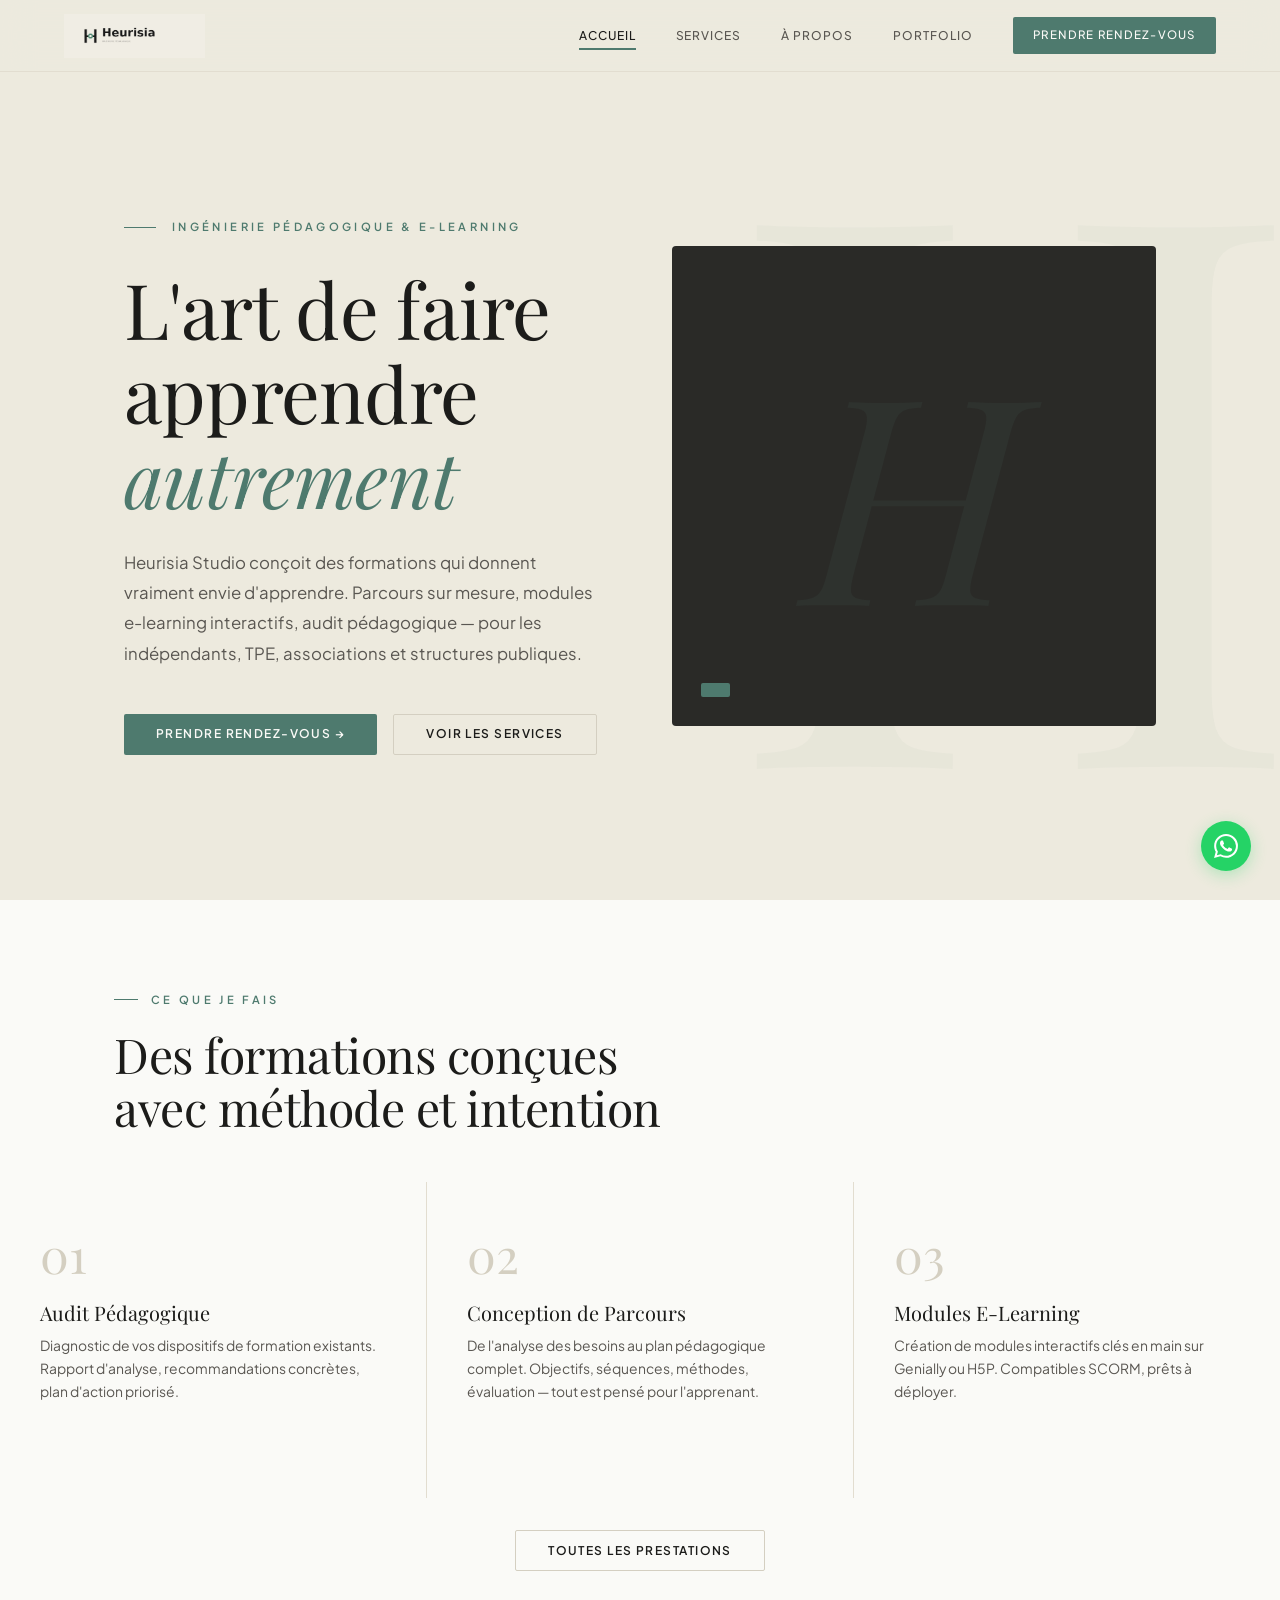
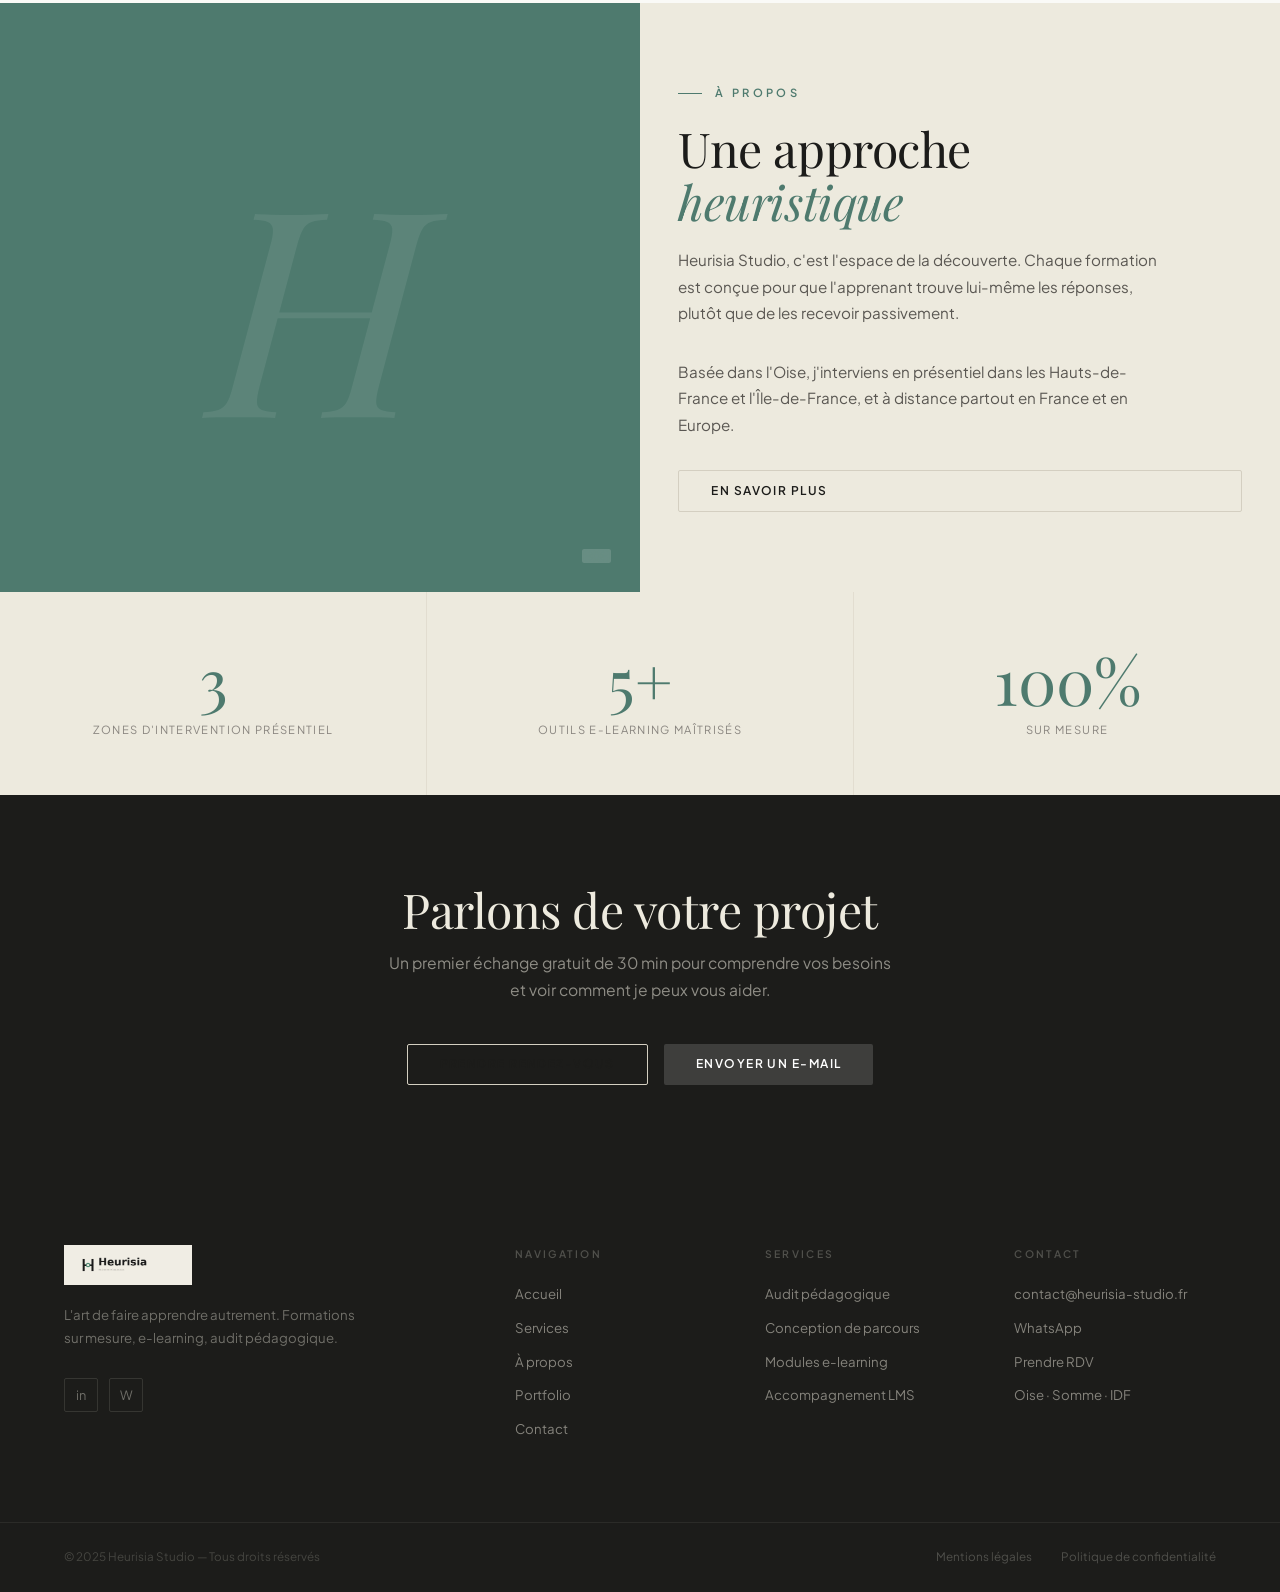
<file: index.html>
<!DOCTYPE html>
<html lang="fr">
<head>
  <meta charset="UTF-8">
  <meta name="viewport" content="width=device-width, initial-scale=1.0">
  <meta name="description" content="Heurisia Studio — Consultante en ingénierie pédagogique et créatrice de contenus e-learning. Audit, conception de parcours, modules interactifs. Oise, Somme, Île-de-France et full remote.">
  <meta name="robots" content="index, follow">
  <meta property="og:title" content="Heurisia Studio — Ingénierie Pédagogique">
  <meta property="og:description" content="L'art de faire apprendre autrement. Conception de formations engageantes, e-learning sur mesure.">
  <meta property="og:type" content="website">
  <title>Heurisia Studio — Ingénierie Pédagogique & E-Learning</title>
  <link rel="preconnect" href="https://fonts.googleapis.com">
  <link rel="preconnect" href="https://fonts.gstatic.com" crossorigin>
  <link href="https://fonts.googleapis.com/css2?family=Playfair+Display:ital,wght@0,400;0,500;0,700;1,400;1,500&family=Plus+Jakarta+Sans:wght@300;400;500;600&display=swap" rel="stylesheet">
  <link rel="stylesheet" href="style.css">
  <link rel="icon" type="image/svg+xml" href="data:image/svg+xml,<svg xmlns='http://www.w3.org/2000/svg' viewBox='0 0 100 100'><rect width='100' height='100' fill='%23EDEADE' rx='12'/><text y='.88em' font-size='72' fill='%234E7A6E' font-family='Georgia,serif' font-weight='400' x='50%' text-anchor='middle'>H</text></svg>">
</head>
<body>

  <!-- ===== NAV ===== -->
  <nav class="site-nav" id="siteNav">
    <a href="index.html" class="nav-logo"><img src="logo.png" alt="Heurisia Studio" style="height:44px;width:auto;"></a>
    <div class="nav-links">
      <a href="index.html" class="active">Accueil</a>
      <a href="services.html">Services</a>
      <a href="a-propos.html">À propos</a>
      <a href="portfolio.html">Portfolio</a>
      <a href="contact.html" class="nav-links nav-cta">Prendre rendez-vous</a>
    </div>
    <button class="burger" id="burger" aria-label="Menu">
      <span></span><span></span><span></span>
    </button>
  </nav>

  <!-- Mobile menu -->
  <div class="mobile-menu" id="mobileMenu">
    <button class="menu-close" id="menuClose">✕</button>
    <a href="index.html">Accueil</a>
    <a href="services.html">Services</a>
    <a href="a-propos.html">À propos</a>
    <a href="portfolio.html">Portfolio</a>
    <a href="contact.html">Contact</a>
  </div>

  <!-- ===== HERO ===== -->
  <section class="hero">
    <div class="hero-inner">
      <div class="hero-left">
        <div class="hero-eyebrow fu d1">Ingénierie Pédagogique &amp; E-Learning</div>
        <h1 class="fu d2">L'art de faire<br>apprendre <em>autrement</em></h1>
        <p class="hero-sub fu d3">Heurisia Studio conçoit des formations qui donnent vraiment envie d'apprendre. Parcours sur mesure, modules e-learning interactifs, audit pédagogique — pour les indépendants, TPE, associations et structures publiques.</p>
        <div class="hero-actions fu d4">
          <a href="contact.html" class="btn btn-primary">Prendre rendez-vous →</a>
          <a href="services.html" class="btn btn-outline">Voir les services</a>
        </div>
      </div>
      <div class="hero-right">
        <span class="hero-right-letter">H</span>
        <span class="hero-right-tag"></span>
      </div>
    </div>
  </section>

  <!-- ===== SERVICES PREVIEW ===== -->
  <section class="preview-section">
    <div style="padding: 5rem 5% 3rem; max-width: 1180px; margin: 0 auto;">
      <span class="section-label">Ce que je fais</span>
      <h2>Des formations conçues<br>avec méthode et intention</h2>
    </div>
    <div class="preview-grid">
      <div class="pcard">
        <div class="pcard-num">01</div>
        <h3>Audit Pédagogique</h3>
        <p>Diagnostic de vos dispositifs de formation existants. Rapport d'analyse, recommandations concrètes, plan d'action priorisé.</p>
        <span class="pcard-arr">→</span>
      </div>
      <div class="pcard">
        <div class="pcard-num">02</div>
        <h3>Conception de Parcours</h3>
        <p>De l'analyse des besoins au plan pédagogique complet. Objectifs, séquences, méthodes, évaluation — tout est pensé pour l'apprenant.</p>
        <span class="pcard-arr">→</span>
      </div>
      <div class="pcard">
        <div class="pcard-num">03</div>
        <h3>Modules E-Learning</h3>
        <p>Création de modules interactifs clés en main sur Genially ou H5P. Compatibles SCORM, prêts à déployer.</p>
        <span class="pcard-arr">→</span>
      </div>
    </div>
    <div style="padding: 2rem 5%; text-align: center;">
      <a href="services.html" class="btn btn-outline">Toutes les prestations</a>
    </div>
  </section>

  <!-- ===== ABOUT STRIP ===== -->
  <div class="astrip">
    <div class="astrip-vis">
      <span class="astrip-letter">H</span>
      <span class="astrip-tag"></span>
    </div>
    <div class="astrip-txt">
      <span class="section-label" style="color:var(--sage)">À propos</span>
      <h2>Une approche<br><em>heuristique</em></h2>
      <p>
        Heurisia Studio, c'est l'espace de la découverte. Chaque formation est conçue
        pour que l'apprenant trouve lui-même les réponses,
        plutôt que de les recevoir passivement.
      </p>
      <p>
        Basée dans l'Oise, j'interviens en présentiel dans les Hauts-de-France
        et l'Île-de-France, et à distance partout en France et en Europe.
      </p>
      <a href="a-propos.html" class="btn btn-outline">En savoir plus</a>
    </div>
  </div>

  <!-- ===== STATS ===== -->
  <div class="stats">
    <div class="stat">
      <span class="stat-num">3</span>
      <span class="stat-lbl">Zones d'intervention présentiel</span>
    </div>
    <div class="stat">
      <span class="stat-num">5+</span>
      <span class="stat-lbl">Outils e-learning maîtrisés</span>
    </div>
    <div class="stat">
      <span class="stat-num">100%</span>
      <span class="stat-lbl">Sur mesure</span>
    </div>
  </div>

  <!-- ===== CTA BAND ===== -->
  <div class="cta-band">
    <div class="container">
      <h2>Parlons de votre projet</h2>
      <p>Un premier échange gratuit de 30 min pour comprendre vos besoins<br>et voir comment je peux vous aider.</p>
      <div style="display:flex;gap:1rem;justify-content:center;flex-wrap:wrap;">
        <a href="contact.html" class="btn btn-outline">Prendre rendez-vous</a>
        <a href="mailto:heurisia.studio@gmail.com" class="btn" style="background:rgba(255,255,255,0.15);color:white;">Envoyer un e-mail</a>
      </div>
    </div>
  </div>

  <!-- ===== FOOTER ===== -->
  <footer class="footer">
    <div class="footer-main">
      <div class="f-brand">
        <img src="logo.png" alt="Heurisia Studio" style="height:40px;width:auto;margin-bottom:1.2rem;">
        <p>L'art de faire apprendre autrement. Formations sur mesure, e-learning, audit pédagogique.</p>
        <div class="f-social">
          <a href="https://linkedin.com" target="_blank" rel="noopener" title="LinkedIn">in</a>
          <a href="https://wa.me/33XXXXXXXXX" target="_blank" rel="noopener" title="WhatsApp">W</a>
        </div>
      </div>
      <div class="f-col">
        <h5>Navigation</h5>
        <a href="index.html">Accueil</a>
        <a href="services.html">Services</a>
        <a href="a-propos.html">À propos</a>
        <a href="portfolio.html">Portfolio</a>
        <a href="contact.html">Contact</a>
      </div>
      <div class="f-col">
        <h5>Services</h5>
        <a href="services.html#audit">Audit pédagogique</a>
        <a href="services.html#parcours">Conception de parcours</a>
        <a href="services.html#elearning">Modules e-learning</a>
        <a href="services.html#lms">Accompagnement LMS</a>
      </div>
      <div class="f-col">
        <h5>Contact</h5>
        <a href="mailto:contact@heurisia-studio.fr">contact@heurisia-studio.fr</a>
        <a href="https://wa.me/33XXXXXXXXX" target="_blank" rel="noopener">WhatsApp</a>
        <a href="contact.html">Prendre RDV</a>
        <a href="contact.html">Oise · Somme · IDF</a>
      </div>
    </div>
    <div class="footer-bottom">
      <span class="f-copy">© 2025 Heurisia Studio — Tous droits réservés</span>
      <div class="f-legal">
        <a href="mentions-legales.html">Mentions légales</a>
        <a href="confidentialite.html">Politique de confidentialité</a>
      </div>
    </div>
  </footer>

  <!-- WhatsApp flottant -->
  <div class="wa-float">
    <span class="wa-lbl">Écrivez-moi sur WhatsApp</span>
    <a href="https://wa.me/33621291256?text=Bonjour,%20je%20souhaite%20en%20savoir%20plus%20sur%20vos%20services." target="_blank" rel="noopener" class="wa-btn" aria-label="Contacter sur WhatsApp">
      <svg viewBox="0 0 24 24"><path d="M17.472 14.382c-.297-.149-1.758-.867-2.03-.967-.273-.099-.471-.148-.67.15-.197.297-.767.966-.94 1.164-.173.199-.347.223-.644.075-.297-.15-1.255-.463-2.39-1.475-.883-.788-1.48-1.761-1.653-2.059-.173-.297-.018-.458.13-.606.134-.133.298-.347.446-.52.149-.174.198-.298.298-.497.099-.198.05-.371-.025-.52-.075-.149-.669-1.612-.916-2.207-.242-.579-.487-.5-.669-.51-.173-.008-.371-.01-.57-.01-.198 0-.52.074-.792.372-.272.297-1.04 1.016-1.04 2.479 0 1.462 1.065 2.875 1.213 3.074.149.198 2.096 3.2 5.077 4.487.709.306 1.262.489 1.694.625.712.227 1.36.195 1.871.118.571-.085 1.758-.719 2.006-1.413.248-.694.248-1.289.173-1.413-.074-.124-.272-.198-.57-.347m-5.421 7.403h-.004a9.87 9.87 0 01-5.031-1.378l-.361-.214-3.741.982.998-3.648-.235-.374a9.86 9.86 0 01-1.51-5.26c.001-5.45 4.436-9.884 9.888-9.884 2.64 0 5.122 1.03 6.988 2.898a9.825 9.825 0 012.893 6.994c-.003 5.45-4.437 9.884-9.885 9.884m8.413-18.297A11.815 11.815 0 0012.05 0C5.495 0 .16 5.335.157 11.892c0 2.096.547 4.142 1.588 5.945L.057 24l6.305-1.654a11.882 11.882 0 005.683 1.448h.005c6.554 0 11.89-5.335 11.893-11.893a11.821 11.821 0 00-3.48-8.413z"/></svg>
    </a>
  </div>

  <script>
    // Nav scroll
    const nav = document.getElementById('siteNav');
    window.addEventListener('scroll', () => {
      nav.classList.toggle('scrolled', window.scrollY > 40);
    });
    // Burger
    document.getElementById('burger').addEventListener('click', () => {
      document.getElementById('mobileMenu').classList.add('open');
    });
    document.getElementById('menuClose').addEventListener('click', () => {
      document.getElementById('mobileMenu').classList.remove('open');
    });
  </script>
</body>
</html>
</file>
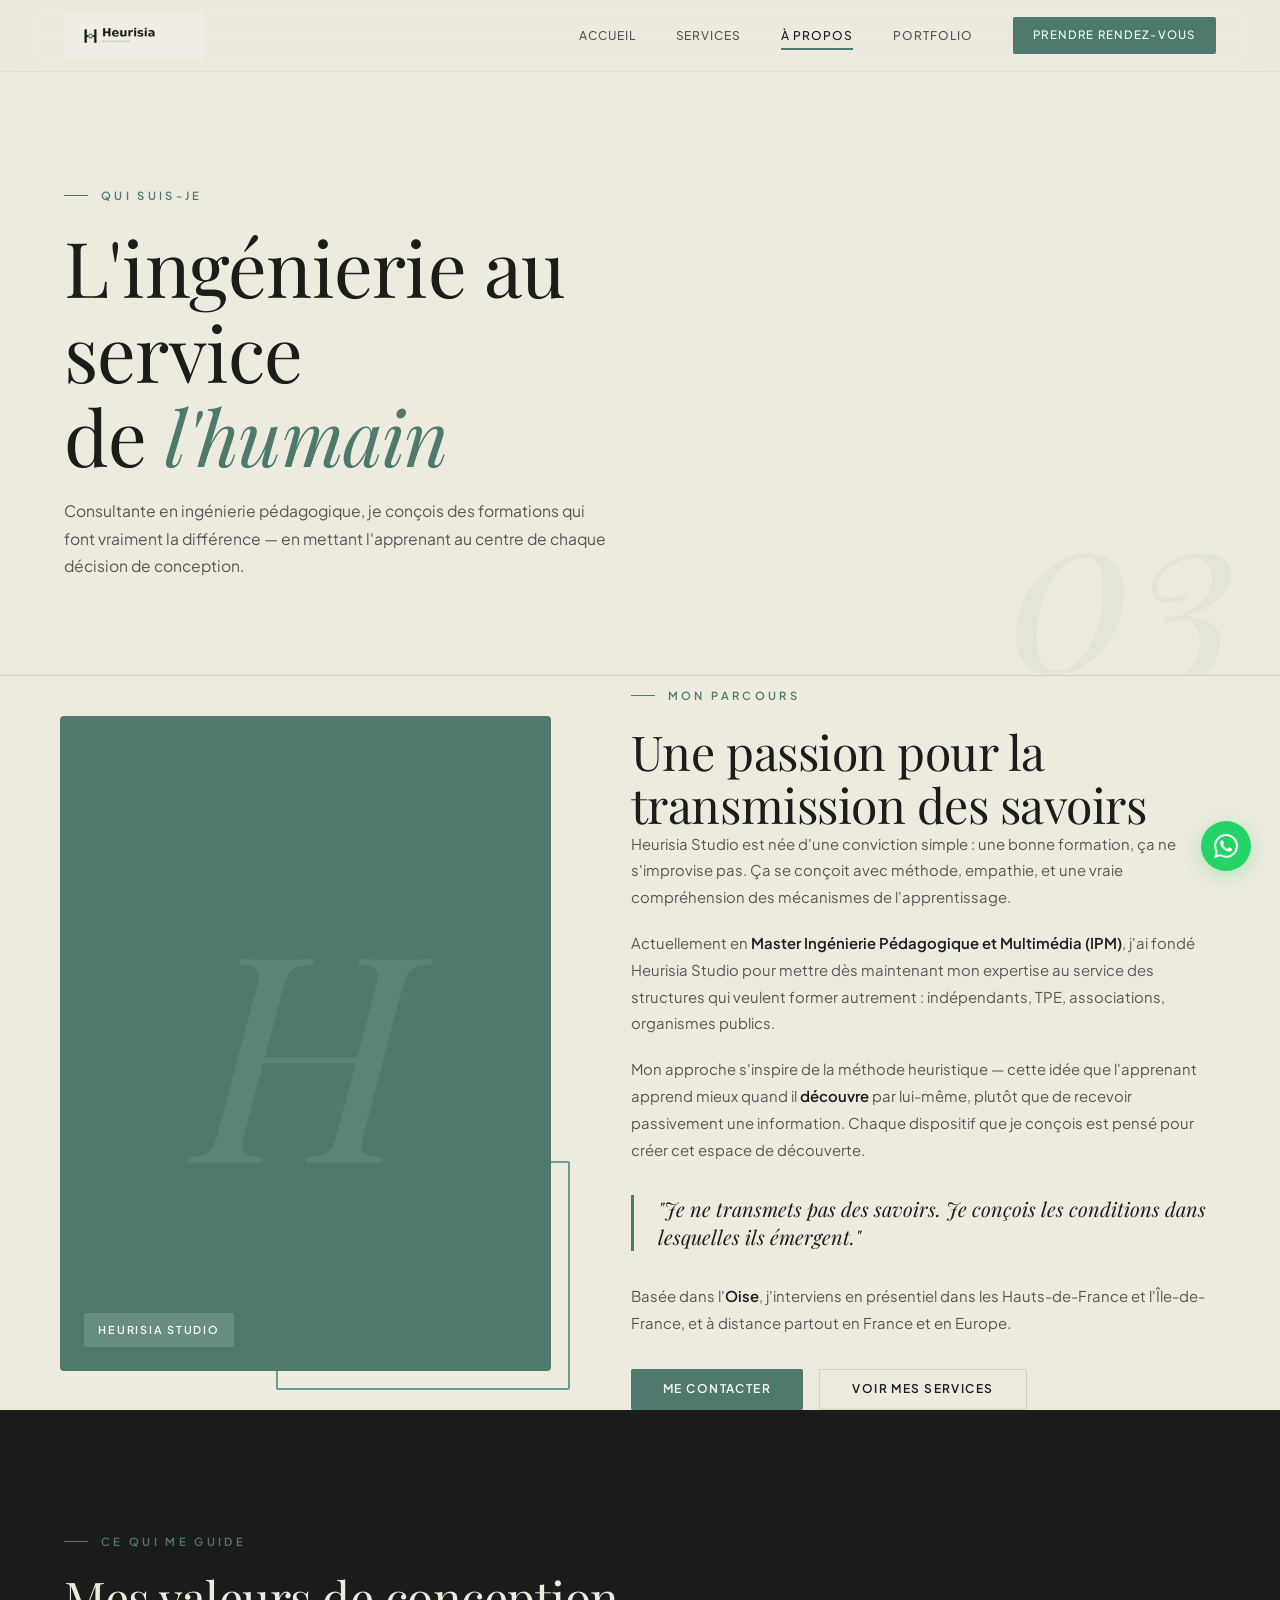
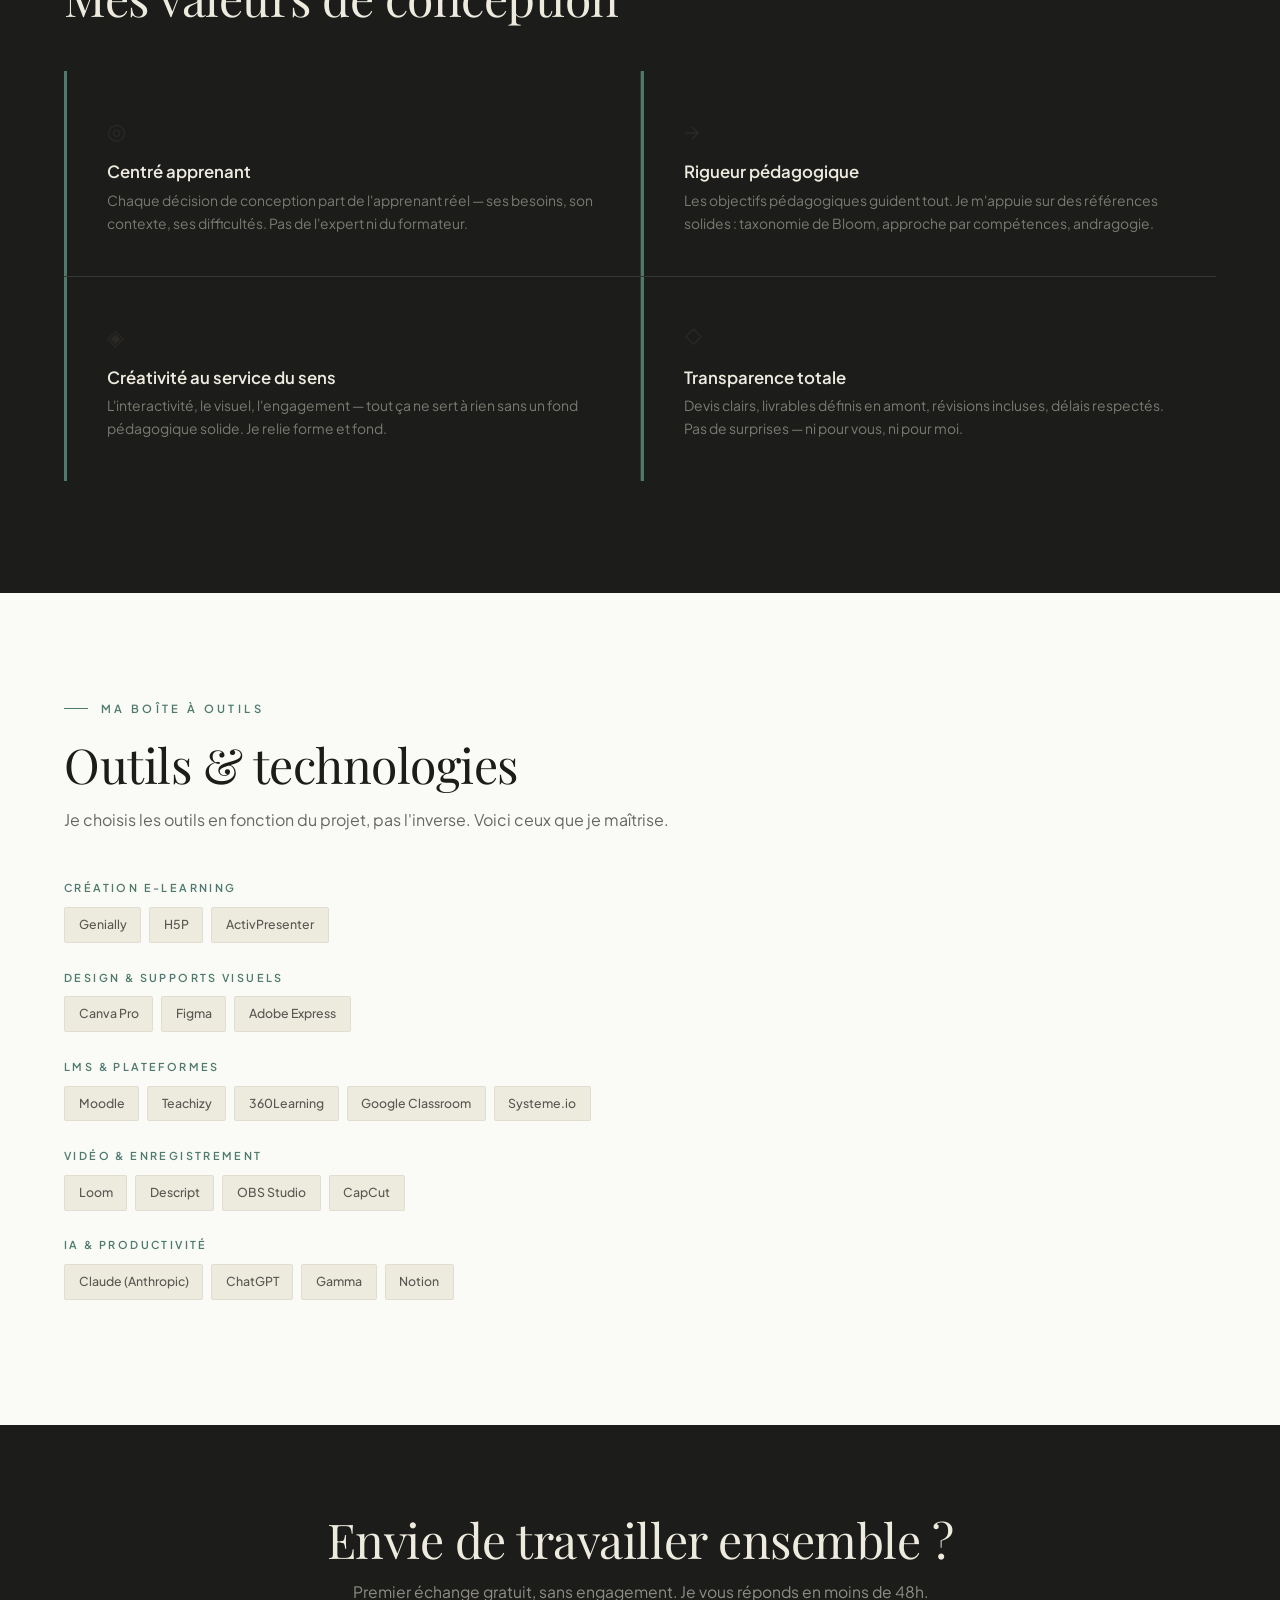
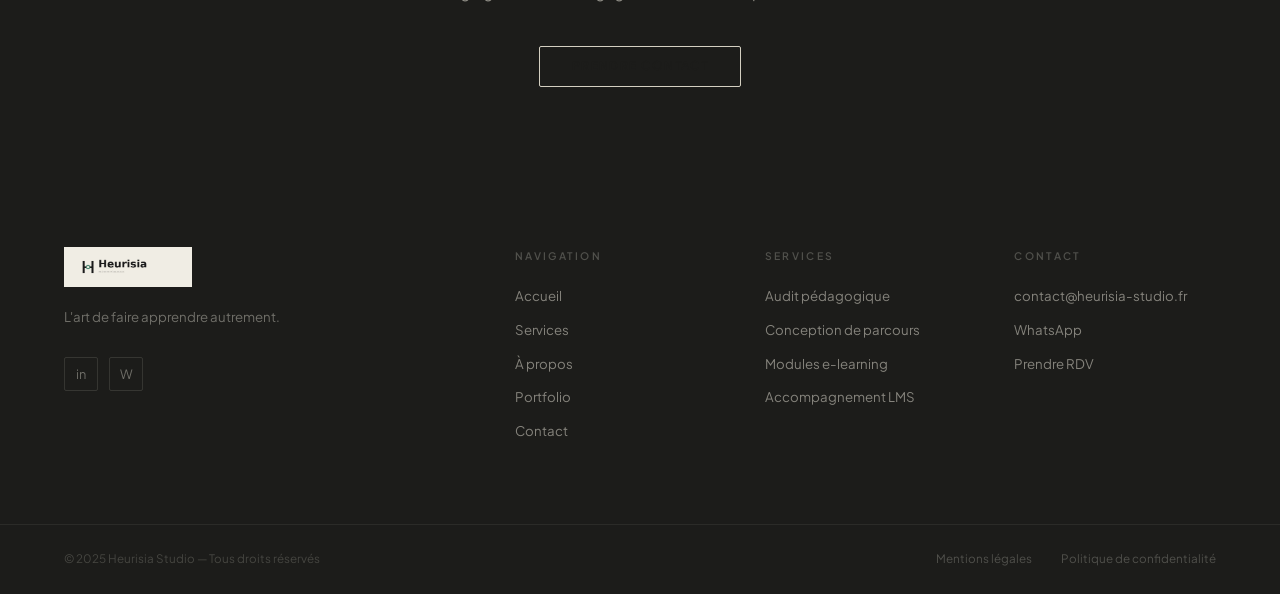
<file: a-propos.html>
<!DOCTYPE html>
<html lang="fr">
<head>
  <meta charset="UTF-8">
  <meta name="viewport" content="width=device-width, initial-scale=1.0">
  <meta name="description" content="À propos d'Heurisia Studio — Consultante en ingénierie pédagogique et créatrice de contenus e-learning dans l'Oise. Master IPM, approche heuristique.">
  <title>À propos — Heurisia Studio</title>
  <link rel="preconnect" href="https://fonts.googleapis.com">
  <link rel="preconnect" href="https://fonts.gstatic.com" crossorigin>
  <link href="https://fonts.googleapis.com/css2?family=Playfair+Display:ital,wght@0,400;0,500;0,700;1,400;1,500&family=Plus+Jakarta+Sans:wght@300;400;500;600&display=swap" rel="stylesheet">
  <link rel="stylesheet" href="style.css">
  <link rel="icon" type="image/svg+xml" href="data:image/svg+xml,<svg xmlns='http://www.w3.org/2000/svg' viewBox='0 0 100 100'><rect width='100' height='100' fill='%23EDEADE' rx='12'/><text y='.88em' font-size='72' fill='%234E7A6E' font-family='Georgia,serif' font-weight='400' x='50%' text-anchor='middle'>H</text></svg>">
</head>
<body>

  <nav class="site-nav" id="siteNav">
    <a href="index.html" class="nav-logo"><img src="logo.png" alt="Heurisia Studio" style="height:44px;width:auto;"></a>
    <div class="nav-links">
      <a href="index.html">Accueil</a>
      <a href="services.html">Services</a>
      <a href="a-propos.html" class="active">À propos</a>
      <a href="portfolio.html">Portfolio</a>
      <a href="contact.html" class="nav-links nav-cta">Prendre rendez-vous</a>
    </div>
    <button class="burger" id="burger" aria-label="Menu"><span></span><span></span><span></span></button>
  </nav>
  <div class="mobile-menu" id="mobileMenu">
    <button class="menu-close" id="menuClose">✕</button>
    <a href="index.html">Accueil</a>
    <a href="services.html">Services</a>
    <a href="a-propos.html">À propos</a>
    <a href="portfolio.html">Portfolio</a>
    <a href="contact.html">Contact</a>
  </div>

  <header class="ph">
    <div ></div>
    <div class="container">
      <span class="section-label">Qui suis-je</span>
      <h1>L'ingénierie au service<br>de <em>l'humain</em></h1>
      <p>Consultante en ingénierie pédagogique, je conçois des formations qui font vraiment la différence — en mettant l'apprenant au centre de chaque décision de conception.</p>
    </div>
    <span class="ph-num">03</span>
  </header>

  <!-- ===== INTRO ===== -->
  <section>
    <div class="container">
      <div class="about-grid">
        <div class="about-vis">
          <div class="about-vis-main">
            <span class="about-vis-letter">H</span>
          </div>
          <div class="about-vis-accent"></div>
          <span class="about-vis-tag">Heurisia Studio</span>
        </div>
        <div class="about-txt">
          <span class="section-label">Mon parcours</span>
          <h2>Une passion pour la transmission des savoirs</h2>

          <p>
            Heurisia Studio est née d'une conviction simple : une bonne formation, ça ne s'improvise pas.
            Ça se conçoit avec méthode, empathie, et une vraie compréhension des mécanismes de l'apprentissage.
          </p>

          <p>
            Actuellement en <strong>Master Ingénierie Pédagogique et Multimédia (IPM)</strong>,
            j'ai fondé Heurisia Studio pour mettre dès maintenant mon expertise au service des
            structures qui veulent former autrement : indépendants, TPE, associations, organismes publics.
          </p>

          <p>
            Mon approche s'inspire de la méthode heuristique — cette idée que l'apprenant apprend mieux
            quand il <strong>découvre</strong> par lui-même, plutôt que de recevoir passivement une information.
            Chaque dispositif que je conçois est pensé pour créer cet espace de découverte.
          </p>

          <blockquote>
            "Je ne transmets pas des savoirs. Je conçois les conditions dans lesquelles ils émergent."
          </blockquote>

          <p>
            Basée dans l'<strong>Oise</strong>, j'interviens en présentiel dans les Hauts-de-France et l'Île-de-France,
            et à distance partout en France et en Europe.
          </p>

          <div style="margin-top:2rem;display:flex;gap:1rem;flex-wrap:wrap;">
            <a href="contact.html" class="btn btn-primary">Me contacter</a>
            <a href="services.html" class="btn btn-outline">Voir mes services</a>
          </div>
        </div>
      </div>
    </div>
  </section>

  <!-- ===== VALEURS ===== -->
  <section class="vals-section">
    <div class="container">
      <span class="section-label" style="color:var(--sage)">Ce qui me guide</span>
      <h2 style="color:var(--beige)">Mes valeurs de conception</h2>
      <div class="vals-grid">
        <div class="val-card">
          <span class="val-icon">◎</span>
          <h4>Centré apprenant</h4>
          <p>Chaque décision de conception part de l'apprenant réel — ses besoins, son contexte, ses difficultés. Pas de l'expert ni du formateur.</p>
        </div>
        <div class="val-card">
          <span class="val-icon">→</span>
          <h4>Rigueur pédagogique</h4>
          <p>Les objectifs pédagogiques guident tout. Je m'appuie sur des références solides : taxonomie de Bloom, approche par compétences, andragogie.</p>
        </div>
        <div class="val-card">
          <span class="val-icon">◈</span>
          <h4>Créativité au service du sens</h4>
          <p>L'interactivité, le visuel, l'engagement — tout ça ne sert à rien sans un fond pédagogique solide. Je relie forme et fond.</p>
        </div>
        <div class="val-card">
          <span class="val-icon">◇</span>
          <h4>Transparence totale</h4>
          <p>Devis clairs, livrables définis en amont, révisions incluses, délais respectés. Pas de surprises — ni pour vous, ni pour moi.</p>
        </div>
      </div>
    </div>
  </section>

  <!-- ===== OUTILS ===== -->
  <section class="tools-wrap">
    <div class="container">
      <span class="section-label">Ma boîte à outils</span>
      <h2>Outils & technologies</h2>
      <p style="color:#666;margin-top:1rem;margin-bottom:3rem;">Je choisis les outils en fonction du projet, pas l'inverse. Voici ceux que je maîtrise.</p>

      <div class="tool-cat">
        <h4>Création e-learning</h4>
        <div class="tool-row">
          <span class="tag">Genially</span>
          <span class="tag">H5P</span>
          <span class="tag">ActivPresenter</span>
        </div>
      </div>

      <div class="tool-cat">
        <h4>Design & supports visuels</h4>
        <div class="tool-row">
          <span class="tag">Canva Pro</span>
          <span class="tag">Figma</span>
          <span class="tag">Adobe Express</span>
        </div>
      </div>

      <div class="tool-cat">
        <h4>LMS & plateformes</h4>
        <div class="tool-row">
          <span class="tag">Moodle</span>
          <span class="tag">Teachizy</span>
          <span class="tag">360Learning</span>
          <span class="tag">Google Classroom</span>
          <span class="tag">Systeme.io</span>
        </div>
      </div>

      <div class="tool-cat">
        <h4>Vidéo & enregistrement</h4>
        <div class="tool-row">
          <span class="tag">Loom</span>
          <span class="tag">Descript</span>
          <span class="tag">OBS Studio</span>
          <span class="tag">CapCut</span>
        </div>
      </div>

      <div class="tool-cat">
        <h4>IA & productivité</h4>
        <div class="tool-row">
          <span class="tag">Claude (Anthropic)</span>
          <span class="tag">ChatGPT</span>
          <span class="tag">Gamma</span>
          <span class="tag">Notion</span>
        </div>
      </div>
    </div>
  </section>

  <!-- ===== CTA ===== -->
  <div class="cta-band">
    <div class="container">
      <h2>Envie de travailler ensemble ?</h2>
      <p>Premier échange gratuit, sans engagement. Je vous réponds en moins de 48h.</p>
      <a href="contact.html" class="btn btn-outline">Prendre contact</a>
    </div>
  </div>

  <footer class="footer">
    <div class="footer-main">
      <div class="f-brand">
        <img src="logo.png" alt="Heurisia Studio" style="height:40px;width:auto;margin-bottom:1.2rem;">
        <p>L'art de faire apprendre autrement.</p>
        <div class="f-social">
          <a href="https://linkedin.com" target="_blank" rel="noopener">in</a>
          <a href="https://wa.me/33XXXXXXXXX" target="_blank" rel="noopener">W</a>
        </div>
      </div>
      <div class="f-col">
        <h5>Navigation</h5>
        <a href="index.html">Accueil</a>
        <a href="services.html">Services</a>
        <a href="a-propos.html">À propos</a>
        <a href="portfolio.html">Portfolio</a>
        <a href="contact.html">Contact</a>
      </div>
      <div class="f-col">
        <h5>Services</h5>
        <a href="services.html#audit">Audit pédagogique</a>
        <a href="services.html#parcours">Conception de parcours</a>
        <a href="services.html#elearning">Modules e-learning</a>
        <a href="services.html#lms">Accompagnement LMS</a>
      </div>
      <div class="f-col">
        <h5>Contact</h5>
        <a href="mailto:contact@heurisia-studio.fr">contact@heurisia-studio.fr</a>
        <a href="https://wa.me/33XXXXXXXXX" target="_blank" rel="noopener">WhatsApp</a>
        <a href="contact.html">Prendre RDV</a>
      </div>
    </div>
    <div class="footer-bottom">
      <span class="f-copy">© 2025 Heurisia Studio — Tous droits réservés</span>
      <div class="f-legal">
        <a href="mentions-legales.html">Mentions légales</a>
        <a href="confidentialite.html">Politique de confidentialité</a>
      </div>
    </div>
  </footer>

  <div class="wa-float">
    <span class="wa-lbl">Écrivez-moi sur WhatsApp</span>
    <a href="https://wa.me/33XXXXXXXXX?text=Bonjour,%20je%20souhaite%20en%20savoir%20plus%20sur%20vos%20services." target="_blank" rel="noopener" class="wa-btn" aria-label="WhatsApp">
      <svg viewBox="0 0 24 24"><path d="M17.472 14.382c-.297-.149-1.758-.867-2.03-.967-.273-.099-.471-.148-.67.15-.197.297-.767.966-.94 1.164-.173.199-.347.223-.644.075-.297-.15-1.255-.463-2.39-1.475-.883-.788-1.48-1.761-1.653-2.059-.173-.297-.018-.458.13-.606.134-.133.298-.347.446-.52.149-.174.198-.298.298-.497.099-.198.05-.371-.025-.52-.075-.149-.669-1.612-.916-2.207-.242-.579-.487-.5-.669-.51-.173-.008-.371-.01-.57-.01-.198 0-.52.074-.792.372-.272.297-1.04 1.016-1.04 2.479 0 1.462 1.065 2.875 1.213 3.074.149.198 2.096 3.2 5.077 4.487.709.306 1.262.489 1.694.625.712.227 1.36.195 1.871.118.571-.085 1.758-.719 2.006-1.413.248-.694.248-1.289.173-1.413-.074-.124-.272-.198-.57-.347m-5.421 7.403h-.004a9.87 9.87 0 01-5.031-1.378l-.361-.214-3.741.982.998-3.648-.235-.374a9.86 9.86 0 01-1.51-5.26c.001-5.45 4.436-9.884 9.888-9.884 2.64 0 5.122 1.03 6.988 2.898a9.825 9.825 0 012.893 6.994c-.003 5.45-4.437 9.884-9.885 9.884m8.413-18.297A11.815 11.815 0 0012.05 0C5.495 0 .16 5.335.157 11.892c0 2.096.547 4.142 1.588 5.945L.057 24l6.305-1.654a11.882 11.882 0 005.683 1.448h.005c6.554 0 11.89-5.335 11.893-11.893a11.821 11.821 0 00-3.48-8.413z"/></svg>
    </a>
  </div>

  <script>
    const nav = document.getElementById('siteNav');
    window.addEventListener('scroll', () => nav.classList.toggle('scrolled', window.scrollY > 40));
    document.getElementById('burger').addEventListener('click', () => document.getElementById('mobileMenu').classList.add('open'));
    document.getElementById('menuClose').addEventListener('click', () => document.getElementById('mobileMenu').classList.remove('open'));
  </script>
</body>
</html>
</file>
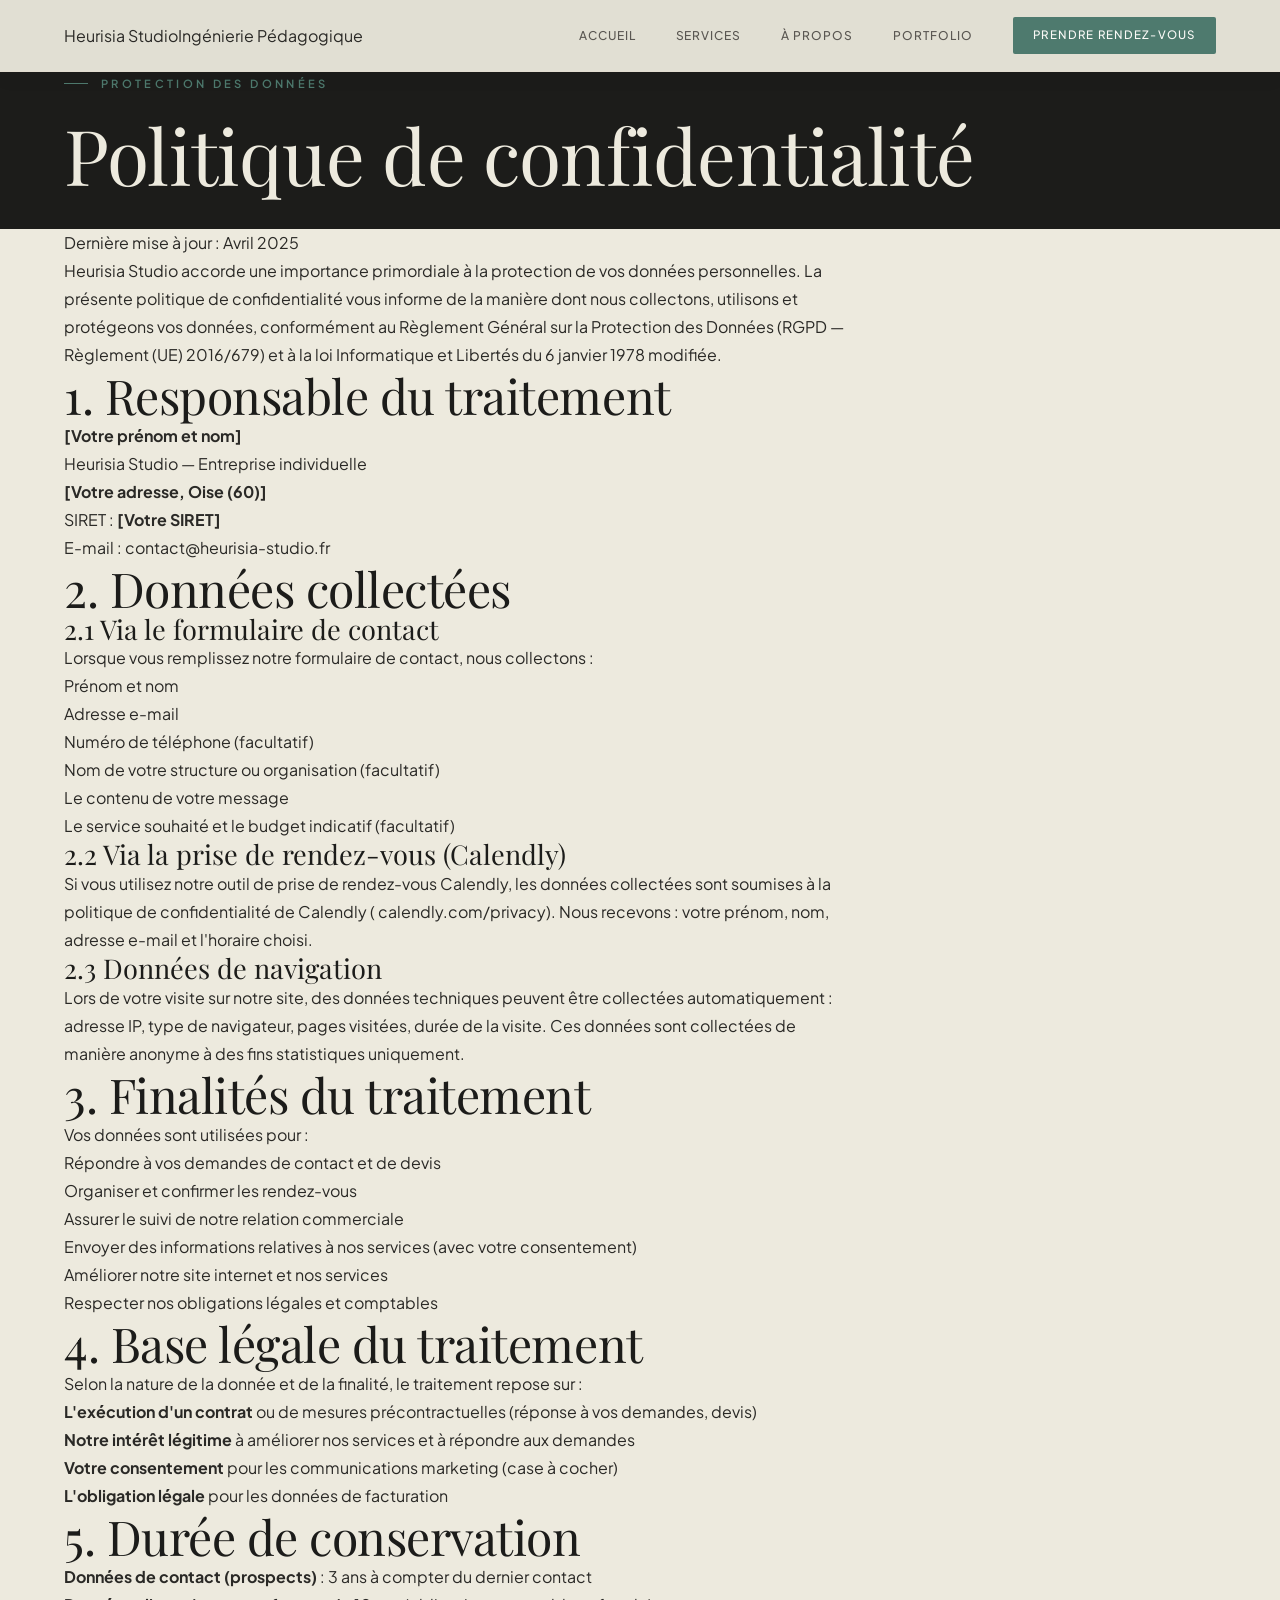
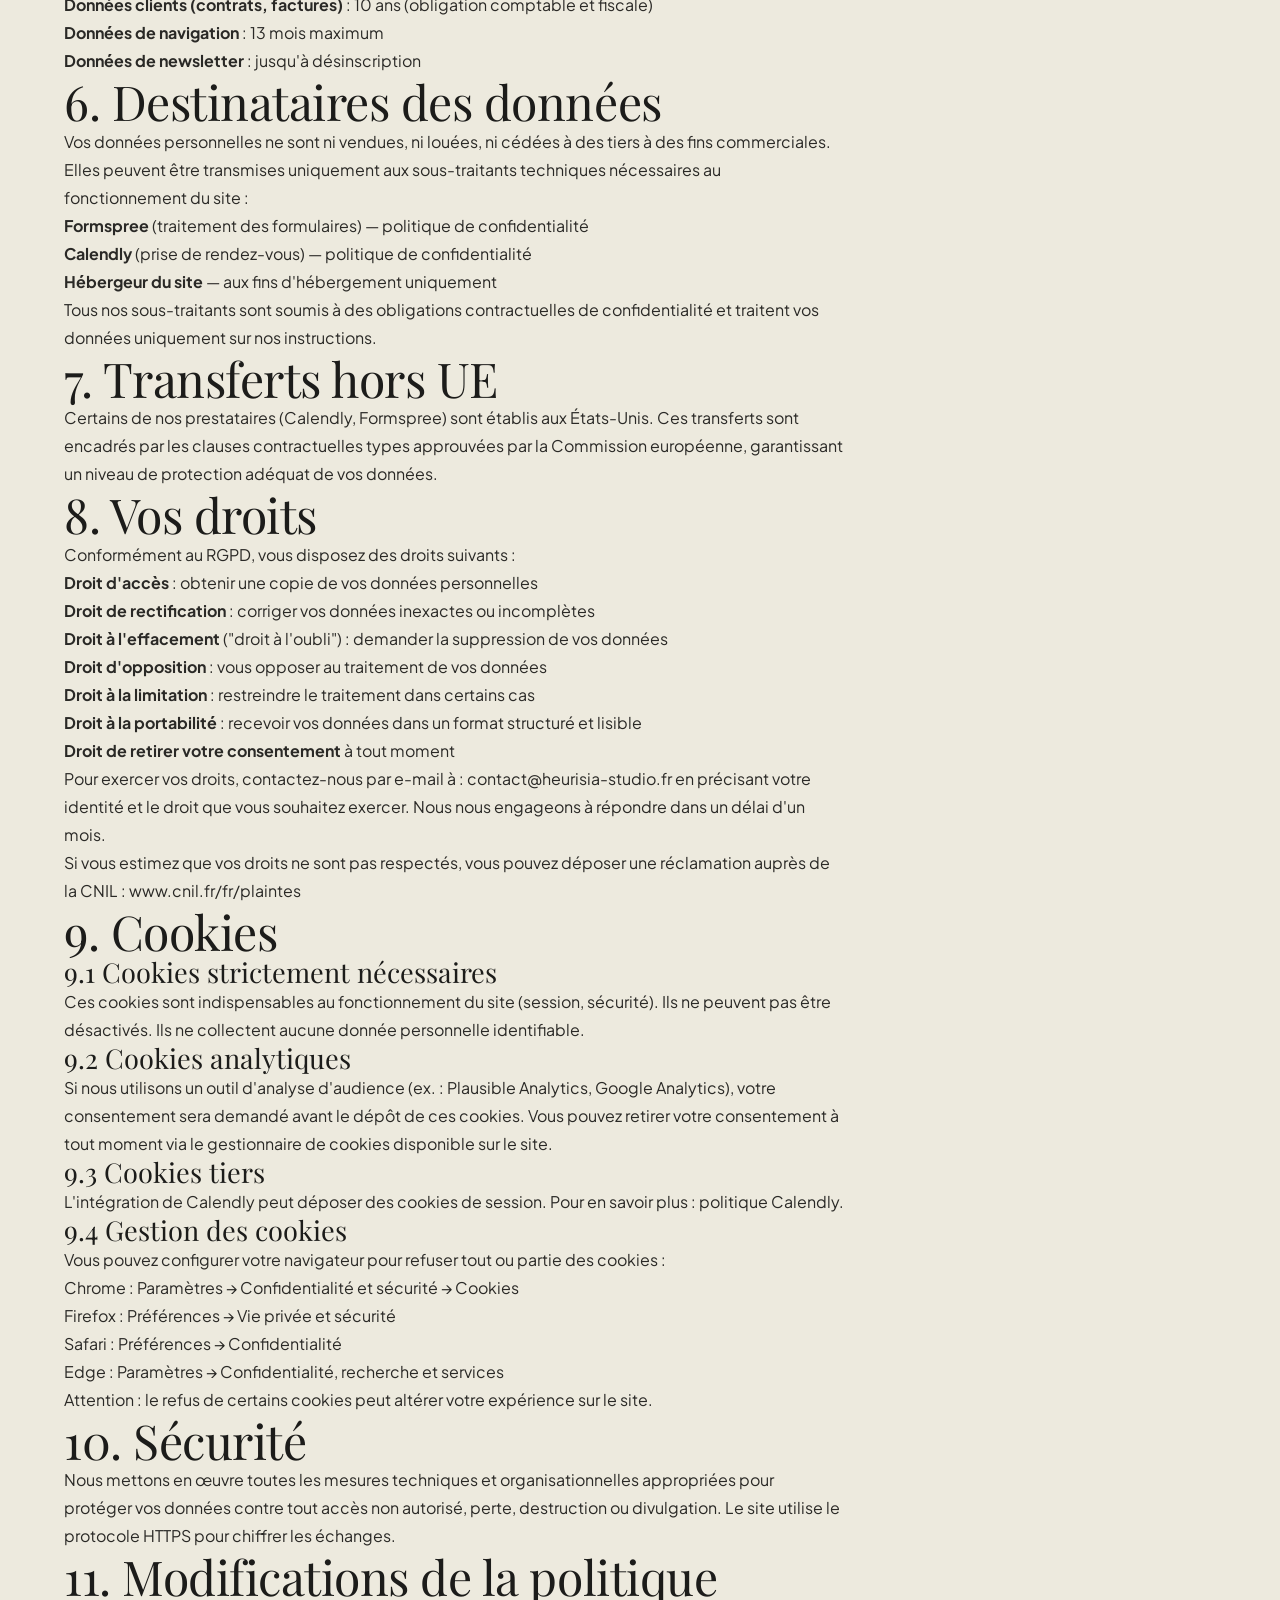
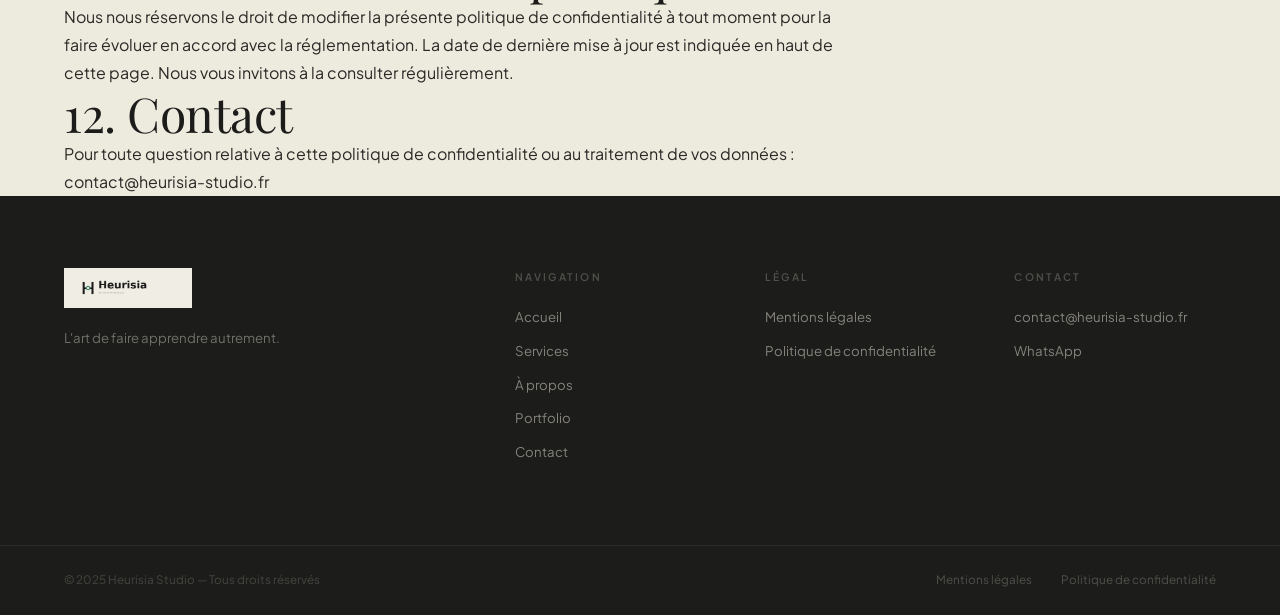
<file: confidentialite.html>
<!DOCTYPE html>
<html lang="fr">
<head>
  <meta charset="UTF-8">
  <meta name="viewport" content="width=device-width, initial-scale=1.0">
  <meta name="robots" content="noindex, follow">
  <title>Politique de confidentialité — Heurisia Studio</title>
  <link rel="preconnect" href="https://fonts.googleapis.com">
  <link rel="preconnect" href="https://fonts.gstatic.com" crossorigin>
  <link href="https://fonts.googleapis.com/css2?family=Playfair+Display:ital,wght@0,400;0,500;0,700;1,400;1,500&family=Plus+Jakarta+Sans:wght@300;400;500;600&display=swap" rel="stylesheet">
  <link rel="stylesheet" href="style.css">
  <link rel="icon" type="image/svg+xml" href="data:image/svg+xml,<svg xmlns='http://www.w3.org/2000/svg' viewBox='0 0 100 100'><rect width='100' height='100' fill='%23EDEADE' rx='12'/><text y='.88em' font-size='72' fill='%234E7A6E' font-family='Georgia,serif' font-weight='400' x='50%' text-anchor='middle'>H</text></svg>">
</head>
<body>

  <nav class="site-nav scrolled" id="siteNav">
    <a href="index.html" class="nav-logo">Heurisia Studio<span class="sub">Ingénierie Pédagogique</span></a>
    <div class="nav-links">
      <a href="index.html">Accueil</a>
      <a href="services.html">Services</a>
      <a href="a-propos.html">À propos</a>
      <a href="portfolio.html">Portfolio</a>
      <a href="contact.html" class="nav-links nav-cta">Prendre rendez-vous</a>
    </div>
    <button class="burger" id="burger" aria-label="Menu"><span></span><span></span><span></span></button>
  </nav>
  <div class="mobile-menu" id="mobileMenu">
    <button class="menu-close" id="menuClose">✕</button>
    <a href="index.html">Accueil</a>
    <a href="services.html">Services</a>
    <a href="a-propos.html">À propos</a>
    <a href="portfolio.html">Portfolio</a>
    <a href="contact.html">Contact</a>
  </div>

  <div style="height:var(--nav-h);background:var(--charcoal);"></div>

  <div style="padding:4rem 5% 2rem;background:var(--charcoal);">
    <div class="container">
      <span class="section-label">Protection des données</span>
      <h1 style="color:var(--beige);">Politique de confidentialité</h1>
    </div>
  </div>

  <div style="padding:0 5%;background:var(--bg-light);">
    <div class="legal-content container">

      <span class="legal-last-update">Dernière mise à jour : Avril 2025</span>

      <p>
        Heurisia Studio accorde une importance primordiale à la protection de vos données personnelles.
        La présente politique de confidentialité vous informe de la manière dont nous collectons, utilisons
        et protégeons vos données, conformément au Règlement Général sur la Protection des Données (RGPD —
        Règlement (UE) 2016/679) et à la loi Informatique et Libertés du 6 janvier 1978 modifiée.
      </p>

      <h2>1. Responsable du traitement</h2>
      <p>
        <strong>[Votre prénom et nom]</strong><br>
        Heurisia Studio — Entreprise individuelle<br>
        <strong>[Votre adresse, Oise (60)]</strong><br>
        SIRET : <strong>[Votre SIRET]</strong><br>
        E-mail : <a href="mailto:contact@heurisia-studio.fr">contact@heurisia-studio.fr</a>
      </p>

      <h2>2. Données collectées</h2>

      <h3>2.1 Via le formulaire de contact</h3>
      <p>Lorsque vous remplissez notre formulaire de contact, nous collectons :</p>
      <ul>
        <li>Prénom et nom</li>
        <li>Adresse e-mail</li>
        <li>Numéro de téléphone (facultatif)</li>
        <li>Nom de votre structure ou organisation (facultatif)</li>
        <li>Le contenu de votre message</li>
        <li>Le service souhaité et le budget indicatif (facultatif)</li>
      </ul>

      <h3>2.2 Via la prise de rendez-vous (Calendly)</h3>
      <p>
        Si vous utilisez notre outil de prise de rendez-vous Calendly, les données collectées sont soumises
        à la politique de confidentialité de Calendly (
        <a href="https://calendly.com/privacy" target="_blank" rel="noopener">calendly.com/privacy</a>).
        Nous recevons : votre prénom, nom, adresse e-mail et l'horaire choisi.
      </p>

      <h3>2.3 Données de navigation</h3>
      <p>
        Lors de votre visite sur notre site, des données techniques peuvent être collectées automatiquement :
        adresse IP, type de navigateur, pages visitées, durée de la visite. Ces données sont collectées
        de manière anonyme à des fins statistiques uniquement.
      </p>

      <h2>3. Finalités du traitement</h2>
      <p>Vos données sont utilisées pour :</p>
      <ul>
        <li>Répondre à vos demandes de contact et de devis</li>
        <li>Organiser et confirmer les rendez-vous</li>
        <li>Assurer le suivi de notre relation commerciale</li>
        <li>Envoyer des informations relatives à nos services (avec votre consentement)</li>
        <li>Améliorer notre site internet et nos services</li>
        <li>Respecter nos obligations légales et comptables</li>
      </ul>

      <h2>4. Base légale du traitement</h2>
      <p>Selon la nature de la donnée et de la finalité, le traitement repose sur :</p>
      <ul>
        <li><strong>L'exécution d'un contrat</strong> ou de mesures précontractuelles (réponse à vos demandes, devis)</li>
        <li><strong>Notre intérêt légitime</strong> à améliorer nos services et à répondre aux demandes</li>
        <li><strong>Votre consentement</strong> pour les communications marketing (case à cocher)</li>
        <li><strong>L'obligation légale</strong> pour les données de facturation</li>
      </ul>

      <h2>5. Durée de conservation</h2>
      <ul>
        <li><strong>Données de contact (prospects)</strong> : 3 ans à compter du dernier contact</li>
        <li><strong>Données clients (contrats, factures)</strong> : 10 ans (obligation comptable et fiscale)</li>
        <li><strong>Données de navigation</strong> : 13 mois maximum</li>
        <li><strong>Données de newsletter</strong> : jusqu'à désinscription</li>
      </ul>

      <h2>6. Destinataires des données</h2>
      <p>
        Vos données personnelles ne sont ni vendues, ni louées, ni cédées à des tiers à des fins commerciales.
      </p>
      <p>
        Elles peuvent être transmises uniquement aux sous-traitants techniques nécessaires au fonctionnement du site :
      </p>
      <ul>
        <li><strong>Formspree</strong> (traitement des formulaires) — <a href="https://formspree.io/legal/privacy-policy" target="_blank" rel="noopener">politique de confidentialité</a></li>
        <li><strong>Calendly</strong> (prise de rendez-vous) — <a href="https://calendly.com/privacy" target="_blank" rel="noopener">politique de confidentialité</a></li>
        <li><strong>Hébergeur du site</strong> — aux fins d'hébergement uniquement</li>
      </ul>
      <p>
        Tous nos sous-traitants sont soumis à des obligations contractuelles de confidentialité et traitent
        vos données uniquement sur nos instructions.
      </p>

      <h2>7. Transferts hors UE</h2>
      <p>
        Certains de nos prestataires (Calendly, Formspree) sont établis aux États-Unis. Ces transferts sont
        encadrés par les clauses contractuelles types approuvées par la Commission européenne, garantissant
        un niveau de protection adéquat de vos données.
      </p>

      <h2>8. Vos droits</h2>
      <p>Conformément au RGPD, vous disposez des droits suivants :</p>
      <ul>
        <li><strong>Droit d'accès</strong> : obtenir une copie de vos données personnelles</li>
        <li><strong>Droit de rectification</strong> : corriger vos données inexactes ou incomplètes</li>
        <li><strong>Droit à l'effacement</strong> ("droit à l'oubli") : demander la suppression de vos données</li>
        <li><strong>Droit d'opposition</strong> : vous opposer au traitement de vos données</li>
        <li><strong>Droit à la limitation</strong> : restreindre le traitement dans certains cas</li>
        <li><strong>Droit à la portabilité</strong> : recevoir vos données dans un format structuré et lisible</li>
        <li><strong>Droit de retirer votre consentement</strong> à tout moment</li>
      </ul>
      <p>
        Pour exercer vos droits, contactez-nous par e-mail à :
        <a href="mailto:contact@heurisia-studio.fr">contact@heurisia-studio.fr</a>
        en précisant votre identité et le droit que vous souhaitez exercer.
        Nous nous engageons à répondre dans un délai d'un mois.
      </p>
      <p>
        Si vous estimez que vos droits ne sont pas respectés, vous pouvez déposer une réclamation
        auprès de la CNIL : <a href="https://www.cnil.fr/fr/plaintes" target="_blank" rel="noopener">www.cnil.fr/fr/plaintes</a>
      </p>

      <h2>9. Cookies</h2>

      <h3>9.1 Cookies strictement nécessaires</h3>
      <p>
        Ces cookies sont indispensables au fonctionnement du site (session, sécurité). Ils ne peuvent pas
        être désactivés. Ils ne collectent aucune donnée personnelle identifiable.
      </p>

      <h3>9.2 Cookies analytiques</h3>
      <p>
        Si nous utilisons un outil d'analyse d'audience (ex. : Plausible Analytics, Google Analytics),
        votre consentement sera demandé avant le dépôt de ces cookies. Vous pouvez retirer votre
        consentement à tout moment via le gestionnaire de cookies disponible sur le site.
      </p>

      <h3>9.3 Cookies tiers</h3>
      <p>
        L'intégration de Calendly peut déposer des cookies de session. Pour en savoir plus :
        <a href="https://calendly.com/privacy" target="_blank" rel="noopener">politique Calendly</a>.
      </p>

      <h3>9.4 Gestion des cookies</h3>
      <p>Vous pouvez configurer votre navigateur pour refuser tout ou partie des cookies :</p>
      <ul>
        <li>Chrome : Paramètres → Confidentialité et sécurité → Cookies</li>
        <li>Firefox : Préférences → Vie privée et sécurité</li>
        <li>Safari : Préférences → Confidentialité</li>
        <li>Edge : Paramètres → Confidentialité, recherche et services</li>
      </ul>
      <p>
        Attention : le refus de certains cookies peut altérer votre expérience sur le site.
      </p>

      <h2>10. Sécurité</h2>
      <p>
        Nous mettons en œuvre toutes les mesures techniques et organisationnelles appropriées pour protéger
        vos données contre tout accès non autorisé, perte, destruction ou divulgation. Le site utilise le
        protocole HTTPS pour chiffrer les échanges.
      </p>

      <h2>11. Modifications de la politique</h2>
      <p>
        Nous nous réservons le droit de modifier la présente politique de confidentialité à tout moment
        pour la faire évoluer en accord avec la réglementation. La date de dernière mise à jour est
        indiquée en haut de cette page. Nous vous invitons à la consulter régulièrement.
      </p>

      <h2>12. Contact</h2>
      <p>
        Pour toute question relative à cette politique de confidentialité ou au traitement de vos données :
        <a href="mailto:contact@heurisia-studio.fr">contact@heurisia-studio.fr</a>
      </p>

    </div>
  </div>

  <footer class="footer">
    <div class="footer-main">
      <div class="f-brand">
        <img src="logo.png" alt="Heurisia Studio" style="height:40px;width:auto;margin-bottom:1.2rem;">
        <p>L'art de faire apprendre autrement.</p>
      </div>
      <div class="f-col">
        <h5>Navigation</h5>
        <a href="index.html">Accueil</a>
        <a href="services.html">Services</a>
        <a href="a-propos.html">À propos</a>
        <a href="portfolio.html">Portfolio</a>
        <a href="contact.html">Contact</a>
      </div>
      <div class="f-col">
        <h5>Légal</h5>
        <a href="mentions-legales.html">Mentions légales</a>
        <a href="confidentialite.html">Politique de confidentialité</a>
      </div>
      <div class="f-col">
        <h5>Contact</h5>
        <a href="mailto:contact@heurisia-studio.fr">contact@heurisia-studio.fr</a>
        <a href="https://wa.me/33XXXXXXXXX" target="_blank" rel="noopener">WhatsApp</a>
      </div>
    </div>
    <div class="footer-bottom">
      <span class="f-copy">© 2025 Heurisia Studio — Tous droits réservés</span>
      <div class="f-legal">
        <a href="mentions-legales.html">Mentions légales</a>
        <a href="confidentialite.html">Politique de confidentialité</a>
      </div>
    </div>
  </footer>

  <script>
    document.getElementById('burger').addEventListener('click', () => document.getElementById('mobileMenu').classList.add('open'));
    document.getElementById('menuClose').addEventListener('click', () => document.getElementById('mobileMenu').classList.remove('open'));
  </script>
</body>
</html>
</file>
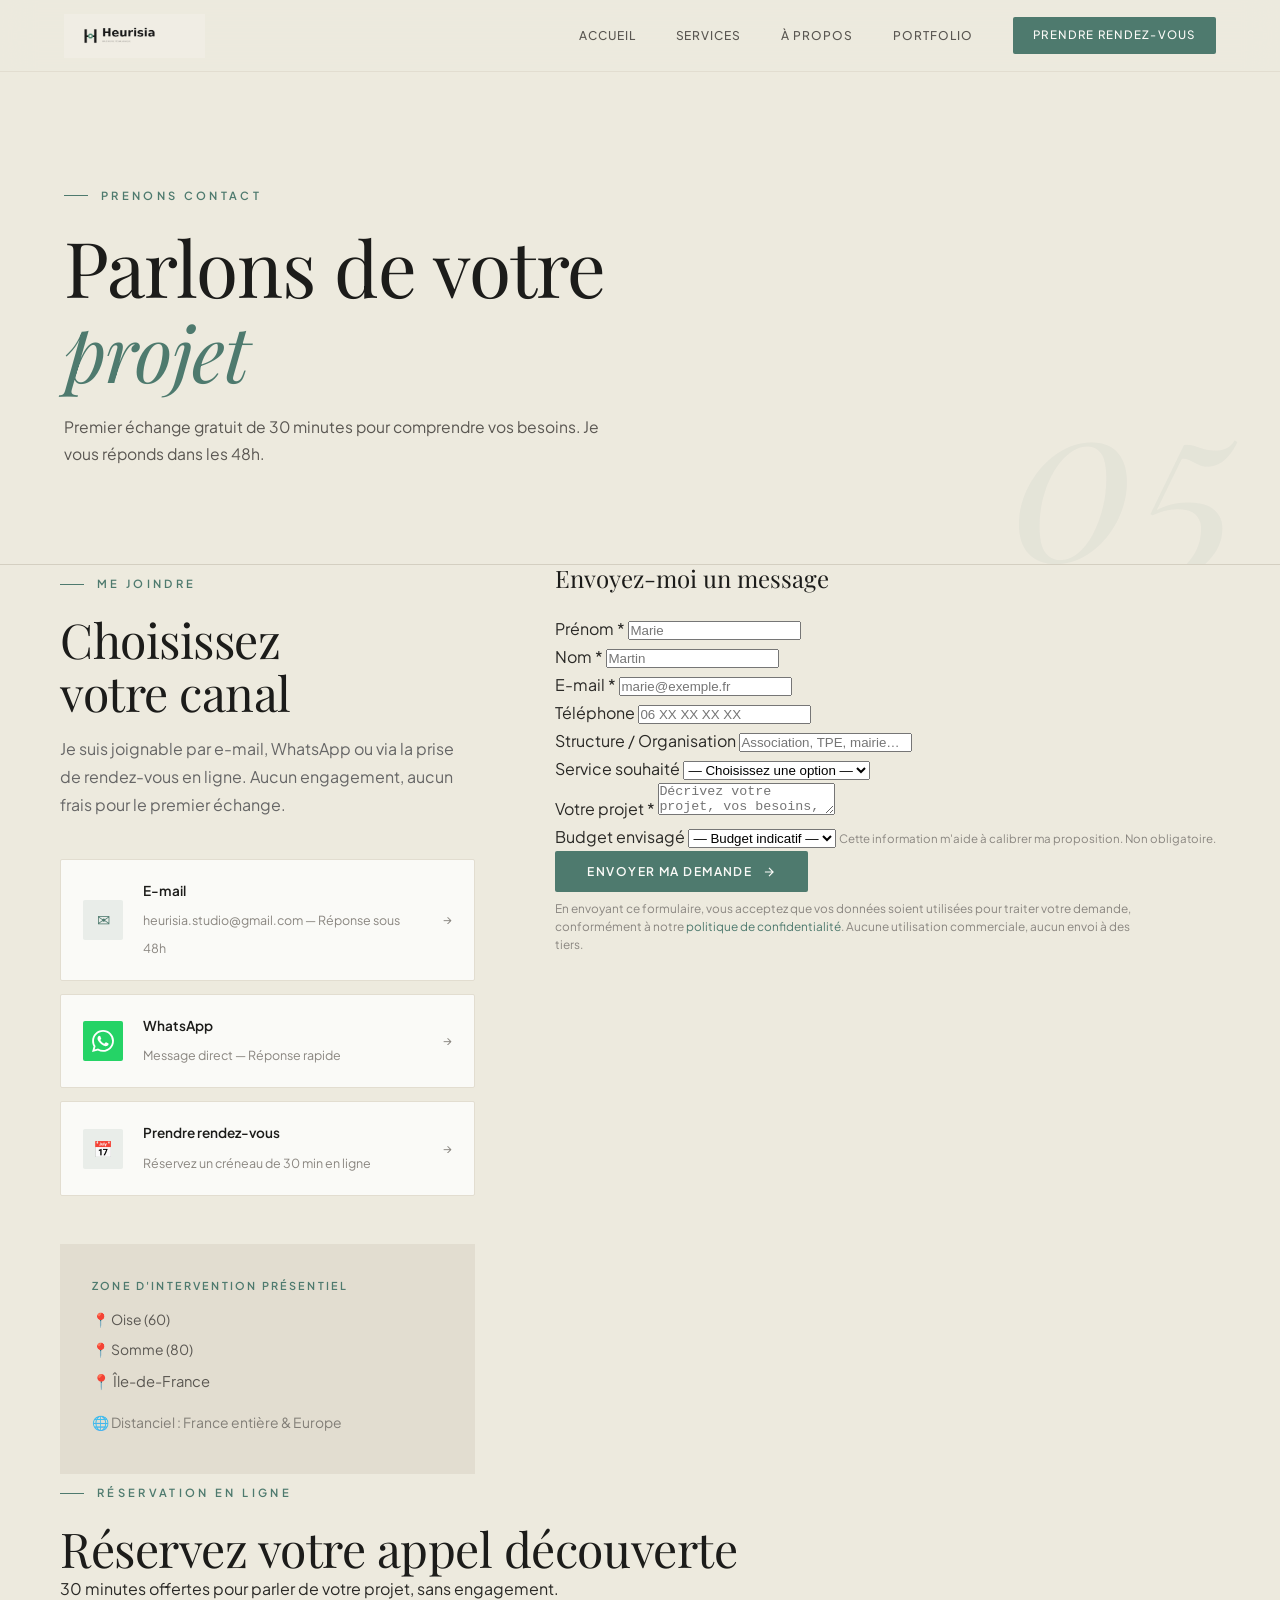
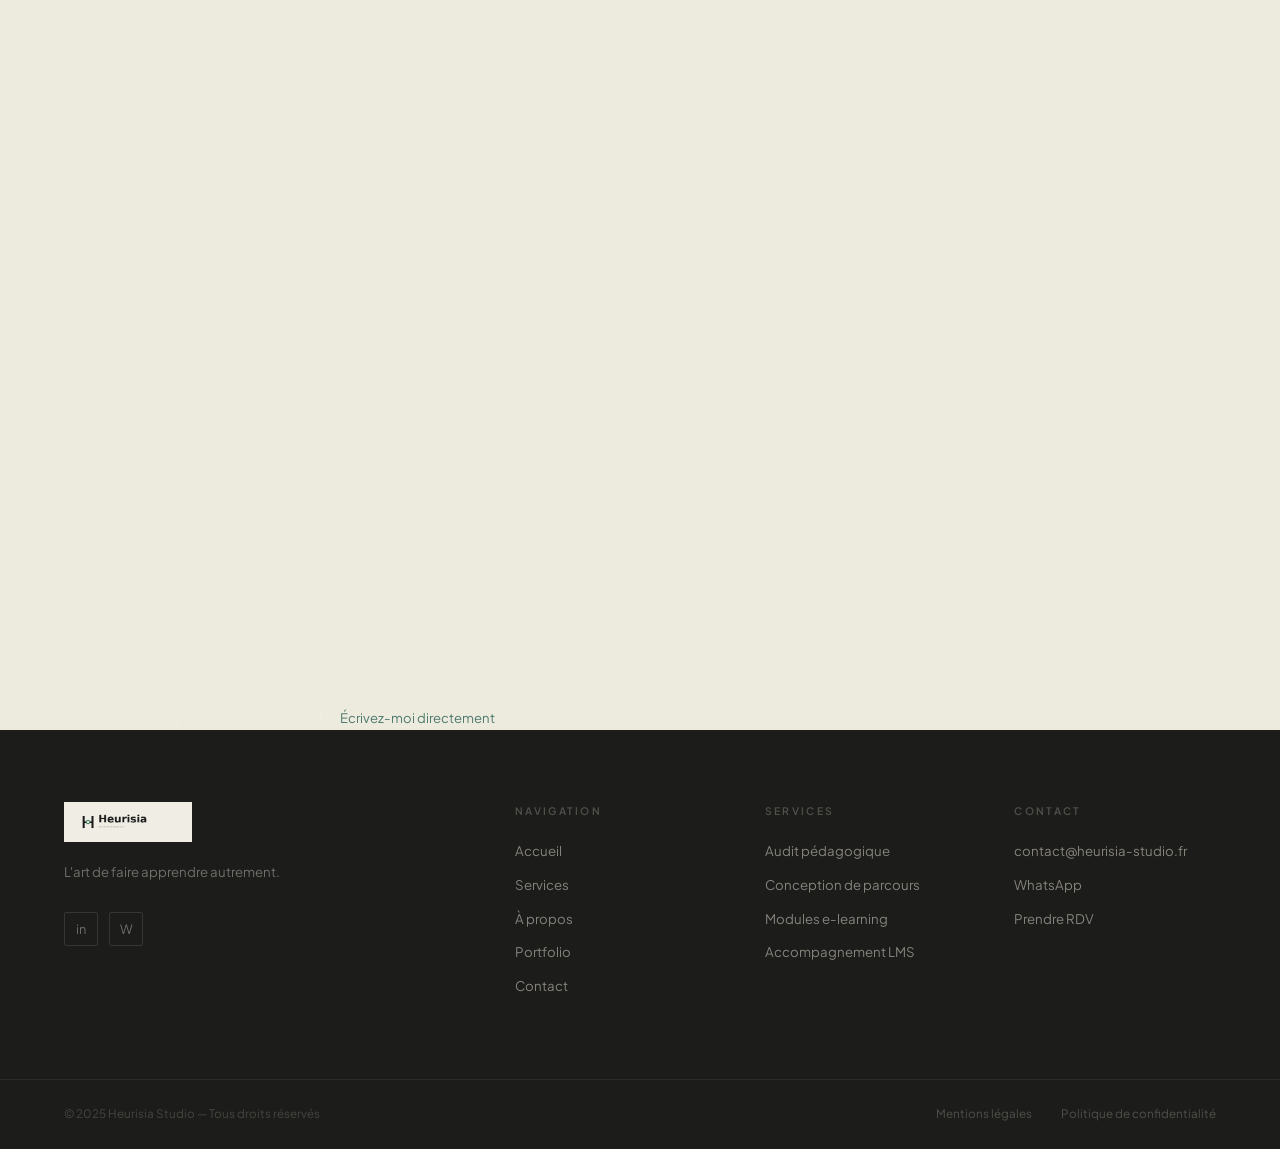
<file: contact.html>
<!DOCTYPE html>
<html lang="fr">
<head>
  <meta charset="UTF-8">
  <meta name="viewport" content="width=device-width, initial-scale=1.0">
  <meta name="description" content="Contactez Heurisia Studio — Prenez rendez-vous, envoyez un e-mail ou écrivez sur WhatsApp. Premier échange gratuit de 30 minutes.">
  <title>Contact — Heurisia Studio</title>
  <link rel="preconnect" href="https://fonts.googleapis.com">
  <link rel="preconnect" href="https://fonts.gstatic.com" crossorigin>
  <link href="https://fonts.googleapis.com/css2?family=Playfair+Display:ital,wght@0,400;0,500;0,700;1,400;1,500&family=Plus+Jakarta+Sans:wght@300;400;500;600&display=swap" rel="stylesheet">
  <link rel="stylesheet" href="style.css">
  <link rel="icon" type="image/svg+xml" href="data:image/svg+xml,<svg xmlns='http://www.w3.org/2000/svg' viewBox='0 0 100 100'><rect width='100' height='100' fill='%23EDEADE' rx='12'/><text y='.88em' font-size='72' fill='%234E7A6E' font-family='Georgia,serif' font-weight='400' x='50%' text-anchor='middle'>H</text></svg>">
  <!-- Calendly widget CSS -->
  <link href="https://assets.calendly.com/assets/external/widget.css" rel="stylesheet">
</head>
<body>

  <nav class="site-nav" id="siteNav">
    <a href="index.html" class="nav-logo"><img src="logo.png" alt="Heurisia Studio" style="height:44px;width:auto;"></a>
    <div class="nav-links">
      <a href="index.html">Accueil</a>
      <a href="services.html">Services</a>
      <a href="a-propos.html">À propos</a>
      <a href="portfolio.html">Portfolio</a>
      <a href="contact.html" class="nav-links nav-cta active">Prendre rendez-vous</a>
    </div>
    <button class="burger" id="burger" aria-label="Menu"><span></span><span></span><span></span></button>
  </nav>
  <div class="mobile-menu" id="mobileMenu">
    <button class="menu-close" id="menuClose">✕</button>
    <a href="index.html">Accueil</a>
    <a href="services.html">Services</a>
    <a href="a-propos.html">À propos</a>
    <a href="portfolio.html">Portfolio</a>
    <a href="contact.html">Contact</a>
  </div>

  <header class="ph">
    <div ></div>
    <div class="container">
      <span class="section-label">Prenons contact</span>
      <h1>Parlons de votre<br><em>projet</em></h1>
      <p>Premier échange gratuit de 30 minutes pour comprendre vos besoins. Je vous réponds dans les 48h.</p>
    </div>
    <span class="ph-num">05</span>
  </header>

  <!-- ===== CONTACT GRID ===== -->
  <section style="background:var(--bg-light);">
    <div class="container">
      <div class="contact-grid">

        <!-- Colonne gauche : options de contact -->
        <div>
          <span class="section-label">Me joindre</span>
          <h2>Choisissez<br>votre canal</h2>
          <p style="color:#666;margin-bottom:2.5rem;margin-top:1rem;">Je suis joignable par e-mail, WhatsApp ou via la prise de rendez-vous en ligne. Aucun engagement, aucun frais pour le premier échange.</p>

          <div class="contact-options">
            <a href="mailto:heurisia.studio@gmail.com" class="copt">
              <div class="copt-ico">✉</div>
              <div class="copt-body" style="flex:1">
                <strong>E-mail</strong>
                <span>heurisia.studio@gmail.com — Réponse sous 48h</span>
              </div>
              <span class="copt-arr">→</span>
            </a>

            <a href="https://wa.me/33621291256?text=Bonjour,%20je%20souhaite%20discuter%20de%20mon%20projet%20de%20formation." target="_blank" rel="noopener" class="copt">
              <div class="copt-ico" style="background:#25D366;">
                <svg viewBox="0 0 24 24" fill="white" style="width:22px;height:22px;"><path d="M17.472 14.382c-.297-.149-1.758-.867-2.03-.967-.273-.099-.471-.148-.67.15-.197.297-.767.966-.94 1.164-.173.199-.347.223-.644.075-.297-.15-1.255-.463-2.39-1.475-.883-.788-1.48-1.761-1.653-2.059-.173-.297-.018-.458.13-.606.134-.133.298-.347.446-.52.149-.174.198-.298.298-.497.099-.198.05-.371-.025-.52-.075-.149-.669-1.612-.916-2.207-.242-.579-.487-.5-.669-.51-.173-.008-.371-.01-.57-.01-.198 0-.52.074-.792.372-.272.297-1.04 1.016-1.04 2.479 0 1.462 1.065 2.875 1.213 3.074.149.198 2.096 3.2 5.077 4.487.709.306 1.262.489 1.694.625.712.227 1.36.195 1.871.118.571-.085 1.758-.719 2.006-1.413.248-.694.248-1.289.173-1.413-.074-.124-.272-.198-.57-.347m-5.421 7.403h-.004a9.87 9.87 0 01-5.031-1.378l-.361-.214-3.741.982.998-3.648-.235-.374a9.86 9.86 0 01-1.51-5.26c.001-5.45 4.436-9.884 9.888-9.884 2.64 0 5.122 1.03 6.988 2.898a9.825 9.825 0 012.893 6.994c-.003 5.45-4.437 9.884-9.885 9.884m8.413-18.297A11.815 11.815 0 0012.05 0C5.495 0 .16 5.335.157 11.892c0 2.096.547 4.142 1.588 5.945L.057 24l6.305-1.654a11.882 11.882 0 005.683 1.448h.005c6.554 0 11.89-5.335 11.893-11.893a11.821 11.821 0 00-3.48-8.413z"/></svg>
              </div>
              <div class="copt-body" style="flex:1">
                <strong>WhatsApp</strong>
                <span>Message direct — Réponse rapide</span>
              </div>
              <span class="copt-arr">→</span>
            </a>

            <a href="#rdv" class="copt">
              <div class="copt-ico">📅</div>
              <div class="copt-body" style="flex:1">
                <strong>Prendre rendez-vous</strong>
                <span>Réservez un créneau de 30 min en ligne</span>
              </div>
              <span class="copt-arr">→</span>
            </a>
          </div>

          <div style="margin-top:3rem;padding:2rem;background:var(--beige-d);color:var(--charcoal);">
            <p class="zone-title">Zone d'intervention présentiel</p>
            <p class="zone-item">📍 Oise (60) </p>
            <p class="zone-item">📍 Somme (80)</p>
            <p style="font-size:0.92rem;color:var(--text-mid);margin-bottom:1rem;">📍 Île-de-France</p>
            <p class="zone-item" style="opacity:.7">🌐 Distanciel : France entière & Europe</p>
          </div>
        </div>

        <!-- Colonne droite : formulaire de contact -->
        <div>
          <h3 class="form-title">Envoyez-moi un message</h3>

          <form class="contact-form" action="https://formspree.io/f/mdapvqok" method="POST" id="contactForm">
            <!-- Remplacer VOTRE_ID_FORMSPREE par votre ID Formspree (gratuit sur formspree.io) -->
            <div class="form-grid">
              <div class="form-group">
                <label for="prenom">Prénom *</label>
                <input type="text" id="prenom" name="prenom" required placeholder="Marie">
              </div>
              <div class="form-group">
                <label for="nom">Nom *</label>
                <input type="text" id="nom" name="nom" required placeholder="Martin">
              </div>
              <div class="form-group">
                <label for="email">E-mail *</label>
                <input type="email" id="email" name="email" required placeholder="marie@exemple.fr">
              </div>
              <div class="form-group">
                <label for="tel">Téléphone</label>
                <input type="tel" id="tel" name="telephone" placeholder="06 XX XX XX XX">
              </div>
              <div class="form-group full">
                <label for="structure">Structure / Organisation</label>
                <input type="text" id="structure" name="structure" placeholder="Association, TPE, mairie…">
              </div>
              <div class="form-group full">
                <label for="service">Service souhaité</label>
                <select id="service" name="service">
                  <option value="">— Choisissez une option —</option>
                  <option>Audit pédagogique</option>
                  <option>Conception de parcours</option>
                  <option>Module e-learning</option>
                  <option>Supports de formation</option>
                  <option>Accompagnement LMS</option>
                  <option>Conseil mensuel</option>
                  <option>Je ne sais pas encore</option>
                </select>
              </div>
              <div class="form-group full">
                <label for="message">Votre projet *</label>
                <textarea id="message" name="message" required placeholder="Décrivez votre projet, vos besoins, vos contraintes... Plus vous êtes précis(e), mieux je pourrai vous aider."></textarea>
              </div>
              <div class="form-group full">
                <label for="budget">Budget envisagé</label>
                <select id="budget" name="budget">
                  <option value="">— Budget indicatif —</option>
                  <option>Moins de 500€</option>
                  <option>500€ – 1 500€</option>
                  <option>1 500€ – 3 000€</option>
                  <option>3 000€ – 5 000€</option>
                  <option>Plus de 5 000€</option>
                  <option>À définir ensemble</option>
                </select>
                <span class="form-note">Cette information m'aide à calibrer ma proposition. Non obligatoire.</span>
              </div>
            </div>

            <!-- Anti-spam honeypot -->
            <input type="text" name="_gotcha" style="display:none;">
            <input type="hidden" name="_subject" value="Nouvelle demande — Heurisia Studio">
            <input type="hidden" name="_next" value="https://votre-domaine.fr/merci.html">

            <div class="form-submit">
              <button type="submit" class="btn btn-primary">
                Envoyer ma demande
                <svg viewBox="0 0 24 24" fill="none" stroke="currentColor" stroke-width="2" style="width:14px;height:14px;"><path d="M5 12h14M12 5l7 7-7 7"/></svg>
              </button>
            </div>

            <p class="form-legal">
              En envoyant ce formulaire, vous acceptez que vos données soient utilisées pour traiter votre demande,
              conformément à notre <a href="confidentialite.html">politique de confidentialité</a>.
              Aucune utilisation commerciale, aucun envoi à des tiers.
            </p>
          </form>

          <div id="formSuccess" style="display:none;padding:2rem;background:var(--beige-d);color:var(--charcoal);margin-top:1rem;">
            <p style="font-family:var(--font-display);font-size:1.4rem;margin-bottom:0.5rem;">Message envoyé !</p>
            <p style="color:var(--text-mid);font-size:0.92rem;">Je vous réponds dans les 48h. À très vite !</p>
          </div>
        </div>

      </div>
    </div>
  </section>

  <!-- ===== PRISE DE RENDEZ-VOUS (CALENDLY) ===== -->
  <section class="calendly-section" id="rdv">
    <div class="container">
      <span class="section-label" style="justify-content:center;">Réservation en ligne</span>
      <h2>Réservez votre appel découverte</h2>
      <p>30 minutes offertes pour parler de votre projet, sans engagement.</p>

      <!-- Calendly inline widget — remplacer l'URL par votre lien Calendly -->
      <div class="calendly-box">
        <div class="calendly-inline-widget"
             data-url="https://calendly.com/heurisia-studio/30min"
             style="min-width:320px;height:680px;width:100%;">
        </div>
      </div>

      <p style="color:rgba(245,241,234,0.35);font-size:0.82rem;text-align:center;margin-top:1.5rem;">
        Vous n'avez pas de compte Calendly ? <a href="mailto:heurisia.studio@gmail.com" style="color:var(--sage);">Écrivez-moi directement</a> pour convenir d'un créneau.
      </p>
    </div>
  </section>

  <footer class="footer">
    <div class="footer-main">
      <div class="f-brand">
        <img src="logo.png" alt="Heurisia Studio" style="height:40px;width:auto;margin-bottom:1.2rem;">
        <p>L'art de faire apprendre autrement.</p>
        <div class="f-social">
          <a href="https://linkedin.com" target="_blank" rel="noopener">in</a>
          <a href="https://wa.me/33621291256" target="_blank" rel="noopener">W</a>
        </div>
      </div>
      <div class="f-col">
        <h5>Navigation</h5>
        <a href="index.html">Accueil</a>
        <a href="services.html">Services</a>
        <a href="a-propos.html">À propos</a>
        <a href="portfolio.html">Portfolio</a>
        <a href="contact.html">Contact</a>
      </div>
      <div class="f-col">
        <h5>Services</h5>
        <a href="services.html#audit">Audit pédagogique</a>
        <a href="services.html#parcours">Conception de parcours</a>
        <a href="services.html#elearning">Modules e-learning</a>
        <a href="services.html#lms">Accompagnement LMS</a>
      </div>
      <div class="f-col">
        <h5>Contact</h5>
        <a href="mailto:contact@heurisia-studio.fr">contact@heurisia-studio.fr</a>
        <a href="https://wa.me/33621291256" target="_blank" rel="noopener">WhatsApp</a>
        <a href="#rdv">Prendre RDV</a>
      </div>
    </div>
    <div class="footer-bottom">
      <span class="f-copy">© 2025 Heurisia Studio — Tous droits réservés</span>
      <div class="f-legal">
        <a href="mentions-legales.html">Mentions légales</a>
        <a href="confidentialite.html">Politique de confidentialité</a>
      </div>
    </div>
  </footer>

  <!-- Pas de bouton flottant WhatsApp sur la page contact : le bouton est déjà visible dans le contenu -->

  <!-- Calendly widget script -->
  <script src="https://assets.calendly.com/assets/external/widget.js" type="text/javascript" async></script>

  <script>
    const nav = document.getElementById('siteNav');
    window.addEventListener('scroll', () => nav.classList.toggle('scrolled', window.scrollY > 40));
    document.getElementById('burger').addEventListener('click', () => document.getElementById('mobileMenu').classList.add('open'));
    document.getElementById('menuClose').addEventListener('click', () => document.getElementById('mobileMenu').classList.remove('open'));

    // Gestion du formulaire (avec Formspree)
    const form = document.getElementById('contactForm');
    if (form) {
      form.addEventListener('submit', async (e) => {
        e.preventDefault();
        const data = new FormData(form);
        try {
          const response = await fetch(form.action, {
            method: 'POST',
            body: data,
            headers: { 'Accept': 'application/json' }
          });
          if (response.ok) {
            form.style.display = 'none';
            document.getElementById('formSuccess').style.display = 'block';
          }
        } catch (err) {
          // Fallback : envoi classique
          form.submit();
        }
      });
    }
  </script>
</body>
</html>
</file>
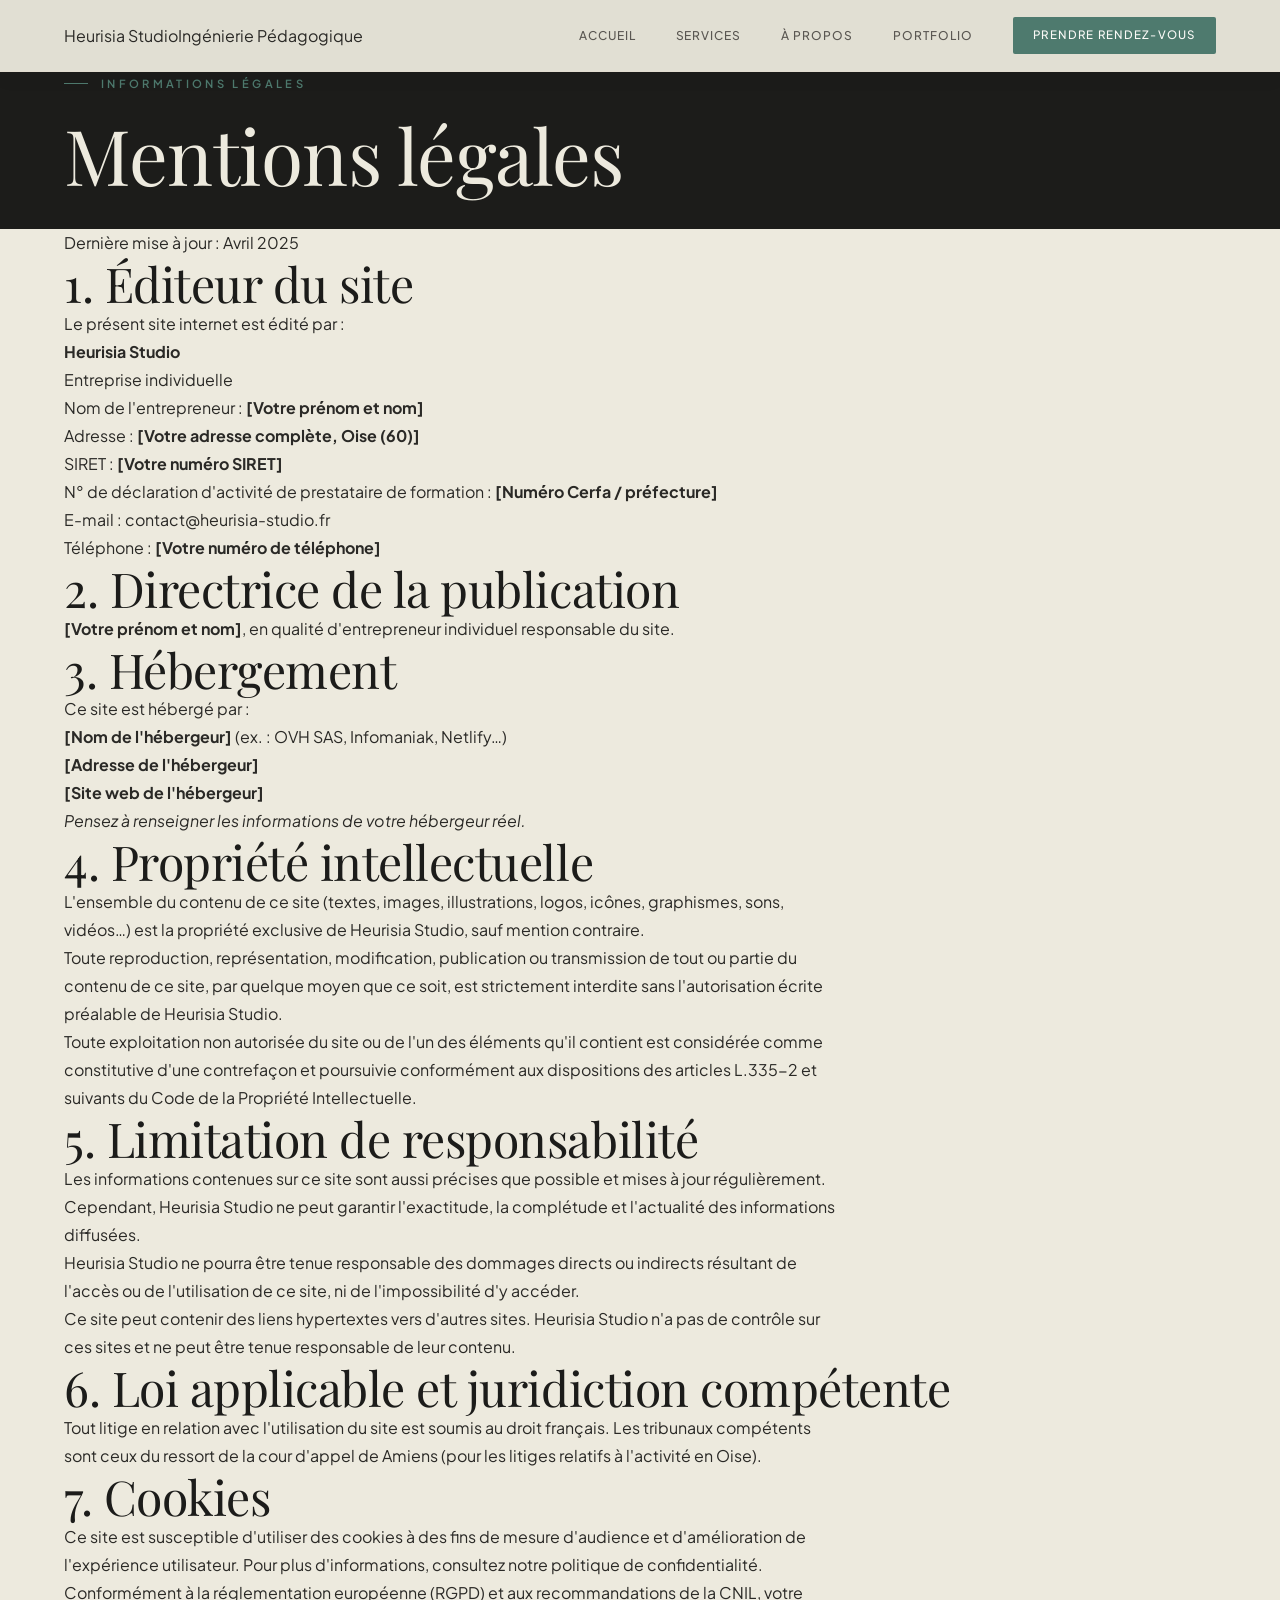
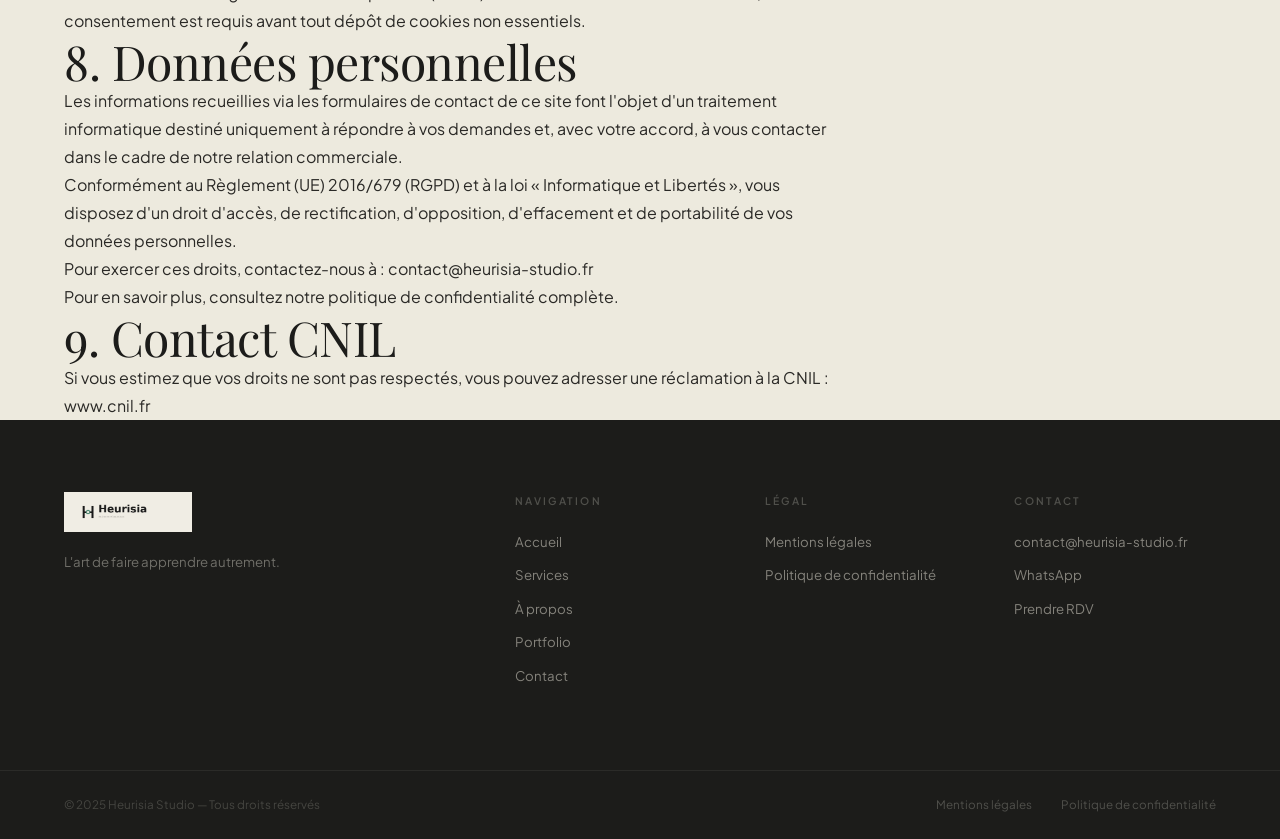
<file: mentions-legales.html>
<!DOCTYPE html>
<html lang="fr">
<head>
  <meta charset="UTF-8">
  <meta name="viewport" content="width=device-width, initial-scale=1.0">
  <meta name="robots" content="noindex, follow">
  <title>Mentions légales — Heurisia Studio</title>
  <link rel="preconnect" href="https://fonts.googleapis.com">
  <link rel="preconnect" href="https://fonts.gstatic.com" crossorigin>
  <link href="https://fonts.googleapis.com/css2?family=Playfair+Display:ital,wght@0,400;0,500;0,700;1,400;1,500&family=Plus+Jakarta+Sans:wght@300;400;500;600&display=swap" rel="stylesheet">
  <link rel="stylesheet" href="style.css">
  <link rel="icon" type="image/svg+xml" href="data:image/svg+xml,<svg xmlns='http://www.w3.org/2000/svg' viewBox='0 0 100 100'><rect width='100' height='100' fill='%23EDEADE' rx='12'/><text y='.88em' font-size='72' fill='%234E7A6E' font-family='Georgia,serif' font-weight='400' x='50%' text-anchor='middle'>H</text></svg>">
</head>
<body>

  <nav class="site-nav scrolled" id="siteNav">
    <a href="index.html" class="nav-logo">Heurisia Studio<span class="sub">Ingénierie Pédagogique</span></a>
    <div class="nav-links">
      <a href="index.html">Accueil</a>
      <a href="services.html">Services</a>
      <a href="a-propos.html">À propos</a>
      <a href="portfolio.html">Portfolio</a>
      <a href="contact.html" class="nav-links nav-cta">Prendre rendez-vous</a>
    </div>
    <button class="burger" id="burger" aria-label="Menu"><span></span><span></span><span></span></button>
  </nav>
  <div class="mobile-menu" id="mobileMenu">
    <button class="menu-close" id="menuClose">✕</button>
    <a href="index.html">Accueil</a>
    <a href="services.html">Services</a>
    <a href="a-propos.html">À propos</a>
    <a href="portfolio.html">Portfolio</a>
    <a href="contact.html">Contact</a>
  </div>

  <div style="height:var(--nav-h);background:var(--charcoal);"></div>

  <div style="padding:4rem 5% 2rem;background:var(--charcoal);">
    <div class="container">
      <span class="section-label">Informations légales</span>
      <h1 style="color:var(--beige);">Mentions légales</h1>
    </div>
  </div>

  <div style="padding:0 5%;background:var(--bg-light);">
    <div class="legal-content container">

      <span class="legal-last-update">Dernière mise à jour : Avril 2025</span>

      <h2>1. Éditeur du site</h2>
      <p>Le présent site internet est édité par :</p>
      <p>
        <strong>Heurisia Studio</strong><br>
        Entreprise individuelle<br>
        Nom de l'entrepreneur : <strong>[Votre prénom et nom]</strong><br>
        Adresse : <strong>[Votre adresse complète, Oise (60)]</strong><br>
        SIRET : <strong>[Votre numéro SIRET]</strong><br>
        N° de déclaration d'activité de prestataire de formation : <strong>[Numéro Cerfa / préfecture]</strong><br>
        E-mail : <a href="mailto:contact@heurisia-studio.fr">contact@heurisia-studio.fr</a><br>
        Téléphone : <strong>[Votre numéro de téléphone]</strong>
      </p>

      <h2>2. Directrice de la publication</h2>
      <p><strong>[Votre prénom et nom]</strong>, en qualité d'entrepreneur individuel responsable du site.</p>

      <h2>3. Hébergement</h2>
      <p>
        Ce site est hébergé par :<br>
        <strong>[Nom de l'hébergeur]</strong> (ex. : OVH SAS, Infomaniak, Netlify…)<br>
        <strong>[Adresse de l'hébergeur]</strong><br>
        <strong>[Site web de l'hébergeur]</strong>
      </p>
      <p><em>Pensez à renseigner les informations de votre hébergeur réel.</em></p>

      <h2>4. Propriété intellectuelle</h2>
      <p>
        L'ensemble du contenu de ce site (textes, images, illustrations, logos, icônes, graphismes, sons, vidéos…)
        est la propriété exclusive de Heurisia Studio, sauf mention contraire.
      </p>
      <p>
        Toute reproduction, représentation, modification, publication ou transmission de tout ou partie du contenu de ce site,
        par quelque moyen que ce soit, est strictement interdite sans l'autorisation écrite préalable de Heurisia Studio.
      </p>
      <p>
        Toute exploitation non autorisée du site ou de l'un des éléments qu'il contient est considérée comme constitutive
        d'une contrefaçon et poursuivie conformément aux dispositions des articles L.335-2 et suivants du Code de la
        Propriété Intellectuelle.
      </p>

      <h2>5. Limitation de responsabilité</h2>
      <p>
        Les informations contenues sur ce site sont aussi précises que possible et mises à jour régulièrement.
        Cependant, Heurisia Studio ne peut garantir l'exactitude, la complétude et l'actualité des informations diffusées.
      </p>
      <p>
        Heurisia Studio ne pourra être tenue responsable des dommages directs ou indirects résultant de l'accès
        ou de l'utilisation de ce site, ni de l'impossibilité d'y accéder.
      </p>
      <p>
        Ce site peut contenir des liens hypertextes vers d'autres sites. Heurisia Studio n'a pas de contrôle
        sur ces sites et ne peut être tenue responsable de leur contenu.
      </p>

      <h2>6. Loi applicable et juridiction compétente</h2>
      <p>
        Tout litige en relation avec l'utilisation du site est soumis au droit français.
        Les tribunaux compétents sont ceux du ressort de la cour d'appel de Amiens
        (pour les litiges relatifs à l'activité en Oise).
      </p>

      <h2>7. Cookies</h2>
      <p>
        Ce site est susceptible d'utiliser des cookies à des fins de mesure d'audience et d'amélioration
        de l'expérience utilisateur. Pour plus d'informations, consultez notre
        <a href="confidentialite.html">politique de confidentialité</a>.
      </p>
      <p>
        Conformément à la réglementation européenne (RGPD) et aux recommandations de la CNIL,
        votre consentement est requis avant tout dépôt de cookies non essentiels.
      </p>

      <h2>8. Données personnelles</h2>
      <p>
        Les informations recueillies via les formulaires de contact de ce site font l'objet d'un traitement
        informatique destiné uniquement à répondre à vos demandes et, avec votre accord, à vous contacter
        dans le cadre de notre relation commerciale.
      </p>
      <p>
        Conformément au Règlement (UE) 2016/679 (RGPD) et à la loi « Informatique et Libertés »,
        vous disposez d'un droit d'accès, de rectification, d'opposition, d'effacement et de portabilité
        de vos données personnelles.
      </p>
      <p>
        Pour exercer ces droits, contactez-nous à :
        <a href="mailto:contact@heurisia-studio.fr">contact@heurisia-studio.fr</a>
      </p>
      <p>Pour en savoir plus, consultez notre <a href="confidentialite.html">politique de confidentialité complète</a>.</p>

      <h2>9. Contact CNIL</h2>
      <p>
        Si vous estimez que vos droits ne sont pas respectés, vous pouvez adresser une réclamation
        à la CNIL : <a href="https://www.cnil.fr" target="_blank" rel="noopener">www.cnil.fr</a>
      </p>

    </div>
  </div>

  <footer class="footer">
    <div class="footer-main">
      <div class="f-brand">
        <img src="logo.png" alt="Heurisia Studio" style="height:40px;width:auto;margin-bottom:1.2rem;">
        <p>L'art de faire apprendre autrement.</p>
      </div>
      <div class="f-col">
        <h5>Navigation</h5>
        <a href="index.html">Accueil</a>
        <a href="services.html">Services</a>
        <a href="a-propos.html">À propos</a>
        <a href="portfolio.html">Portfolio</a>
        <a href="contact.html">Contact</a>
      </div>
      <div class="f-col">
        <h5>Légal</h5>
        <a href="mentions-legales.html">Mentions légales</a>
        <a href="confidentialite.html">Politique de confidentialité</a>
      </div>
      <div class="f-col">
        <h5>Contact</h5>
        <a href="mailto:contact@heurisia-studio.fr">contact@heurisia-studio.fr</a>
        <a href="https://wa.me/33XXXXXXXXX" target="_blank" rel="noopener">WhatsApp</a>
        <a href="contact.html">Prendre RDV</a>
      </div>
    </div>
    <div class="footer-bottom">
      <span class="f-copy">© 2025 Heurisia Studio — Tous droits réservés</span>
      <div class="f-legal">
        <a href="mentions-legales.html">Mentions légales</a>
        <a href="confidentialite.html">Politique de confidentialité</a>
      </div>
    </div>
  </footer>

  <script>
    document.getElementById('burger').addEventListener('click', () => document.getElementById('mobileMenu').classList.add('open'));
    document.getElementById('menuClose').addEventListener('click', () => document.getElementById('mobileMenu').classList.remove('open'));
  </script>
</body>
</html>
</file>
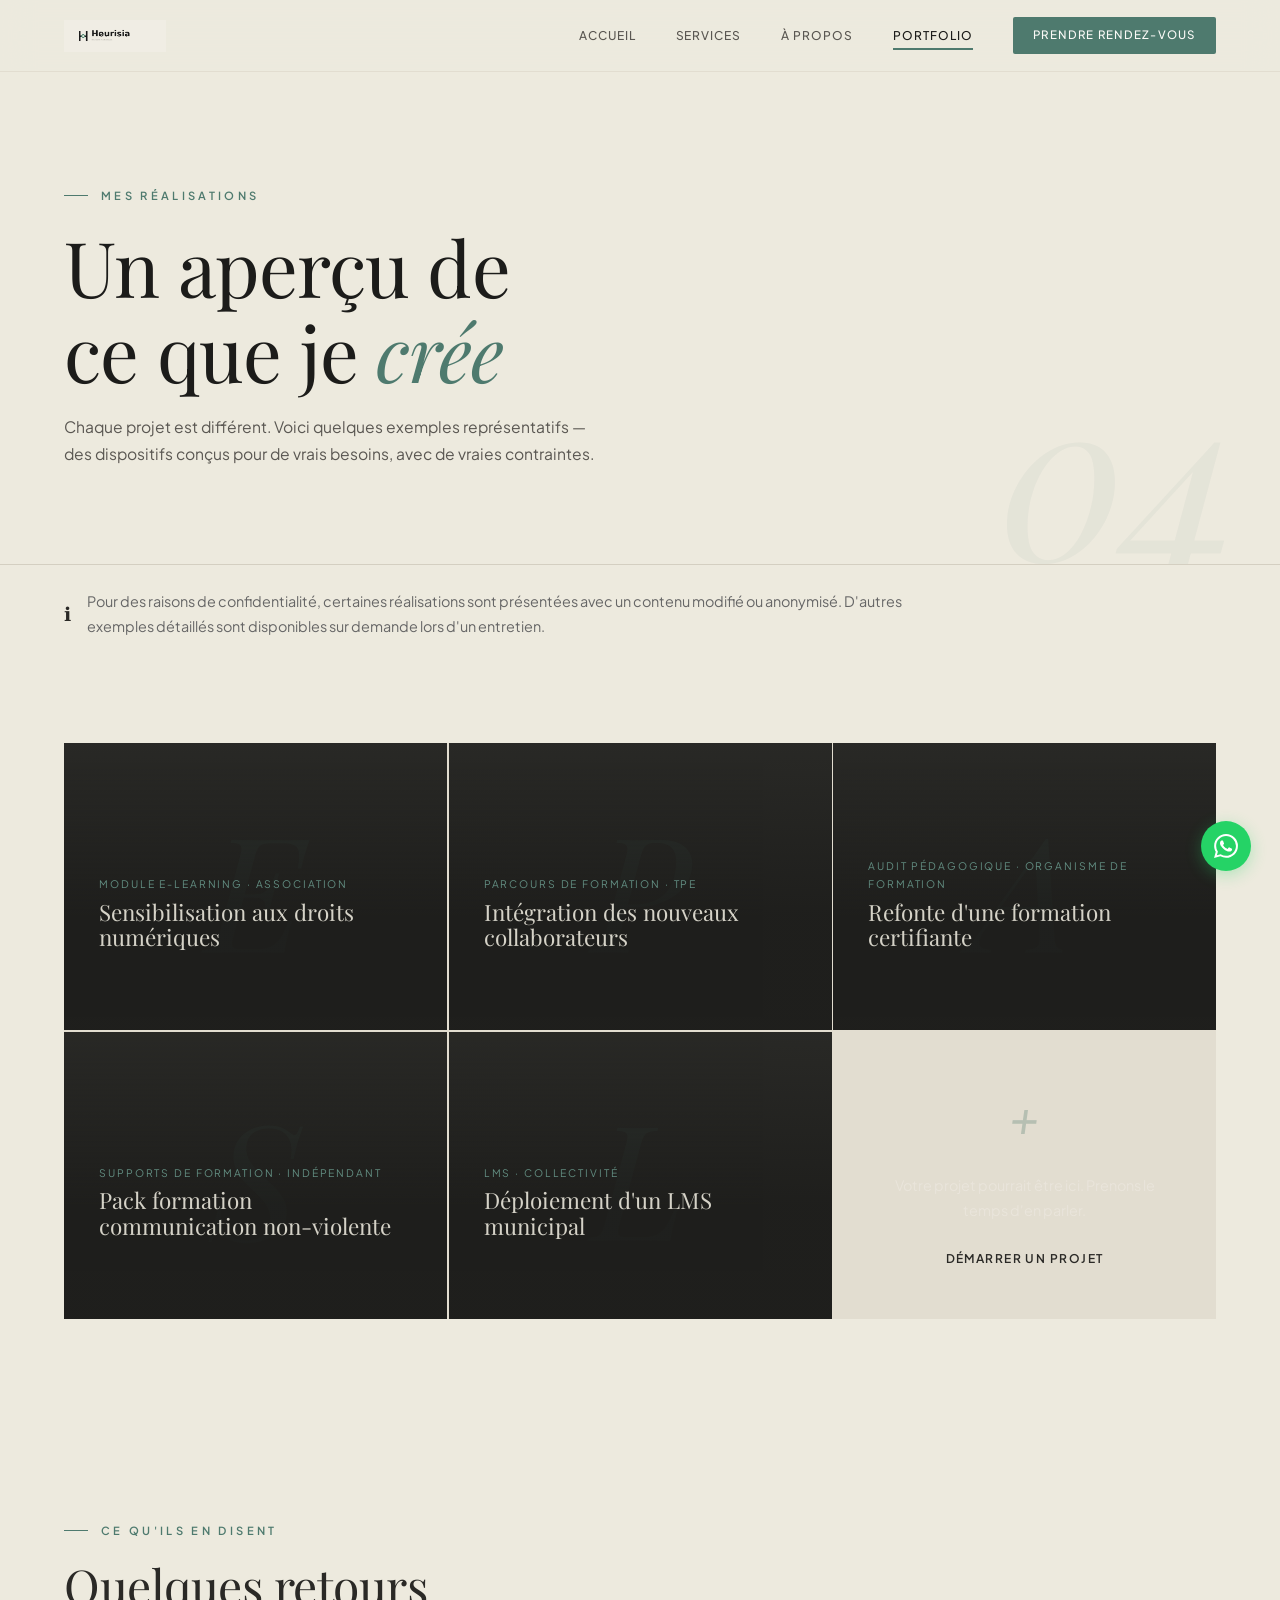
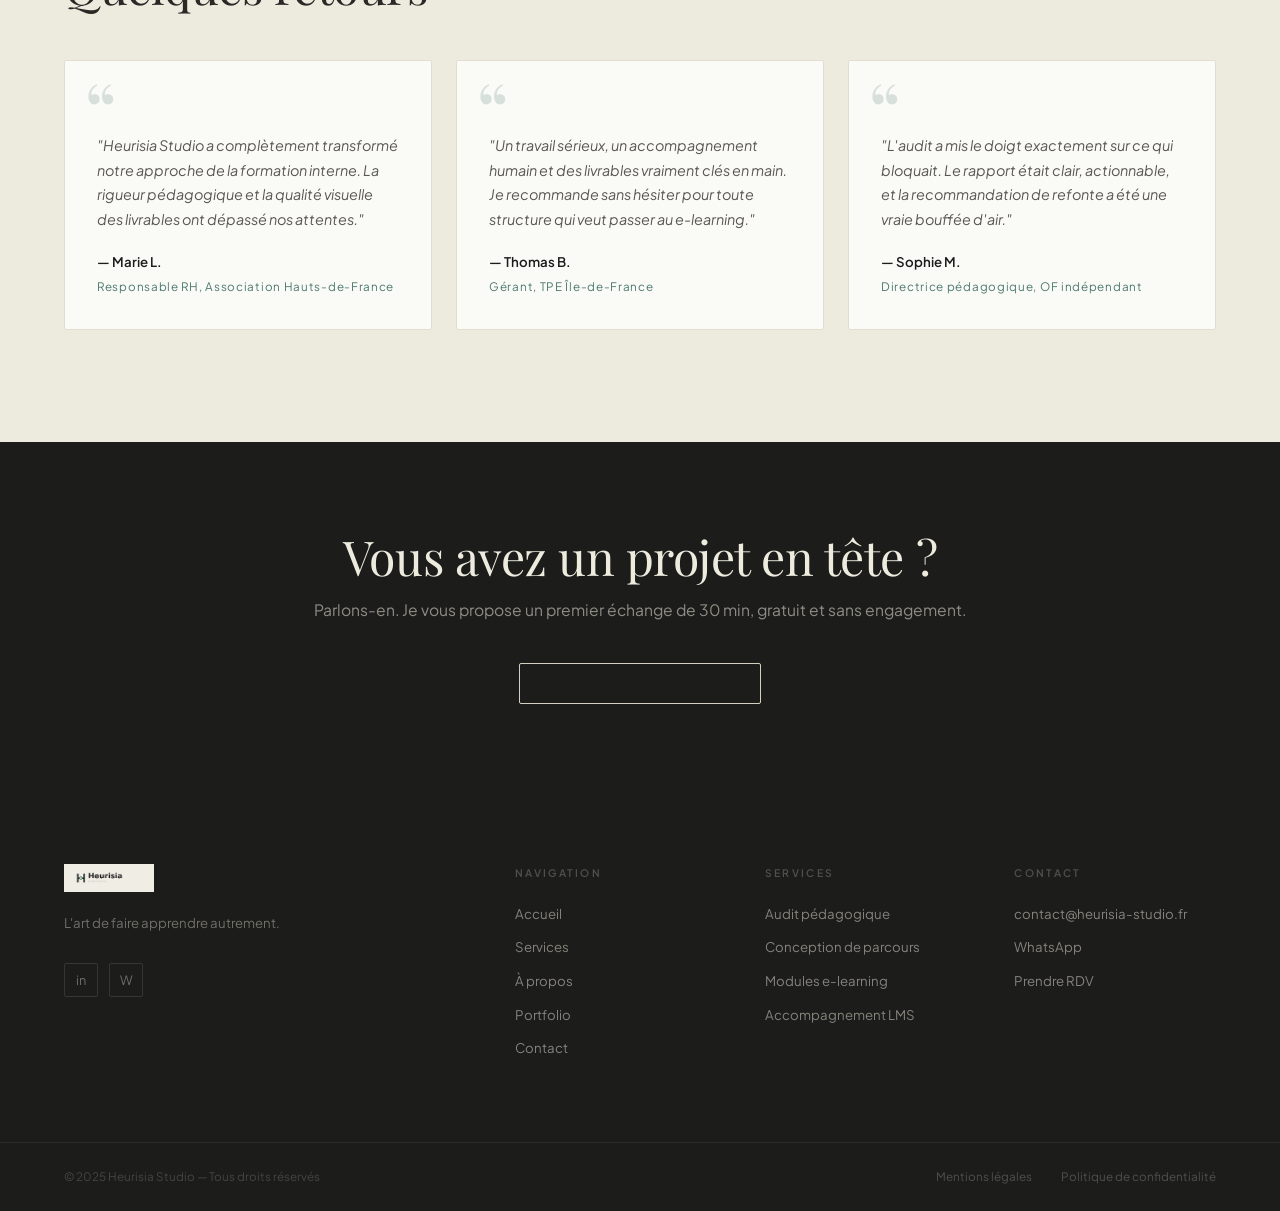
<file: portfolio.html>
<!DOCTYPE html>
<html lang="fr">
<head>
  <meta charset="UTF-8">
  <meta name="viewport" content="width=device-width, initial-scale=1.0">
  <meta name="description" content="Portfolio Heurisia Studio — Exemples de réalisations en ingénierie pédagogique, e-learning et conception de parcours de formation.">
  <title>Portfolio — Heurisia Studio</title>
  <link rel="stylesheet" href="style.css">
  <link rel="icon" type="image/svg+xml" href="data:image/svg+xml,<svg xmlns='http://www.w3.org/2000/svg' viewBox='0 0 100 100'><rect width='100' height='100' fill='%230D0B1E'/><text y='.9em' font-size='80' fill='%23C4815A'>H</text></svg>">
</head>
<body>

  <nav class="site-nav" id="siteNav">
    <a href="index.html" class="nav-logo"><img src="logo.png" alt="Heurisia Studio" style="height:32px;width:auto;"></a>
    <div class="nav-links">
      <a href="index.html">Accueil</a>
      <a href="services.html">Services</a>
      <a href="a-propos.html">À propos</a>
      <a href="portfolio.html" class="active">Portfolio</a>
      <a href="contact.html" class="nav-links nav-cta">Prendre rendez-vous</a>
    </div>
    <button class="burger" id="burger" aria-label="Menu"><span></span><span></span><span></span></button>
  </nav>
  <div class="mobile-menu" id="mobileMenu">
    <button class="menu-close" id="menuClose">✕</button>
    <a href="index.html">Accueil</a>
    <a href="services.html">Services</a>
    <a href="a-propos.html">À propos</a>
    <a href="portfolio.html">Portfolio</a>
    <a href="contact.html">Contact</a>
  </div>

  <header class="ph">
    <div ></div>
    <div class="container">
      <span class="section-label">Mes réalisations</span>
      <h1>Un aperçu de<br>ce que je <em>crée</em></h1>
      <p>Chaque projet est différent. Voici quelques exemples représentatifs — des dispositifs conçus pour de vrais besoins, avec de vraies contraintes.</p>
    </div>
    <span class="ph-num">04</span>
  </header>

  <!-- ===== NOTE PORTFOLIO ===== -->
  <div style="background:var(--terra-bg);border-left:3px solid var(--terra);padding:1.5rem 5%;margin:0;">
    <div class="container" style="display:flex;align-items:center;gap:1rem;">
      <span style="color:var(--terra);font-size:1.2rem;">ℹ</span>
      <p style="font-size:0.9rem;color:#666;margin:0;max-width:80ch;">
        Pour des raisons de confidentialité, certaines réalisations sont présentées avec un contenu modifié ou anonymisé.
        D'autres exemples détaillés sont disponibles sur demande lors d'un entretien.
      </p>
    </div>
  </div>

  <!-- ===== PORTFOLIO GRID ===== -->
  <section style="background:var(--dark);padding:5rem 5%;">
    <div class="port-grid">

      <div class="pcard2">
        <div class="pcard2-letter">E</div>
        <div class="pcard2-ov">
          <span class="pcard2-tag">Module E-Learning · Association</span>
          <h3 class="pcard2-title">Sensibilisation aux droits numériques</h3>
          <p class="pcard2-desc">Module interactif de 45 min sur les droits numériques pour les bénévoles d'une association. Quiz, vidéos courtes, scénarios.</p>
          <div class="pcard2-tools">
            <span class="ptool">Genially</span>
            <span class="ptool">Canva</span>
          </div>
        </div>
      </div>

      <div class="pcard2">
        <div class="pcard2-letter">P</div>
        <div class="pcard2-ov">
          <span class="pcard2-tag">Parcours de formation · TPE</span>
          <h3 class="pcard2-title">Intégration des nouveaux collaborateurs</h3>
          <p class="pcard2-desc">Parcours d'onboarding blended (présentiel + e-learning) pour une TPE de 15 personnes. Durée : 3 semaines.</p>
          <div class="pcard2-tools">
            <span class="ptool">Rise 360</span>
            <span class="ptool">Notion</span>
          </div>
        </div>
      </div>

      <div class="pcard2">
        <div class="pcard2-letter">A</div>
        <div class="pcard2-ov">
          <span class="pcard2-tag">Audit pédagogique · Organisme de formation</span>
          <h3 class="pcard2-title">Refonte d'une formation certifiante</h3>
          <p class="pcard2-desc">Audit complet d'une formation de 5 jours et recommandations pour sa transformation en parcours blended learning.</p>
          <div class="pcard2-tools">
            <span class="ptool">Analyse</span>
            <span class="ptool">Rapport PDF</span>
          </div>
        </div>
      </div>

      <div class="pcard2">
        <div class="pcard2-letter">S</div>
        <div class="pcard2-ov">
          <span class="pcard2-tag">Supports de formation · Indépendant</span>
          <h3 class="pcard2-title">Pack formation communication non-violente</h3>
          <p class="pcard2-desc">Slides animés, livret stagiaire, guide animateur et fiches mémo pour une formation CNV de 2 jours.</p>
          <div class="pcard2-tools">
            <span class="ptool">Canva Pro</span>
            <span class="ptool">PDF</span>
          </div>
        </div>
      </div>

      <div class="pcard2">
        <div class="pcard2-letter">L</div>
        <div class="pcard2-ov">
          <span class="pcard2-tag">LMS · Collectivité</span>
          <h3 class="pcard2-title">Déploiement d'un LMS municipal</h3>
          <p class="pcard2-desc">Configuration de Moodle, organisation des contenus, formation des administrateurs pour une collectivité de 80 agents.</p>
          <div class="pcard2-tools">
            <span class="ptool">Moodle</span>
            <span class="ptool">Formation admin</span>
          </div>
        </div>
      </div>

      <div class="pcard2" style="background:var(--dark-soft);display:flex;align-items:center;justify-content:center;flex-direction:column;gap:1rem;padding:3rem;text-align:center;">
        <span style="font-family:var(--font-display);font-size:3rem;color:rgba(78,122,110,0.3);font-style:italic;">+</span>
        <p style="color:rgba(245,241,234,0.4);font-size:0.9rem;max-width:26ch;">Votre projet pourrait être ici. Prenons le temps d'en parler.</p>
        <a href="contact.html" class="btn btn--primary btn--sm">Démarrer un projet</a>
      </div>

    </div>
  </section>

  <!-- ===== TÉMOIGNAGES ===== -->
  <section class="testi-section">
    <div class="container">
      <span class="section-label">Ce qu'ils en disent</span>
      <h2 style="color:var(--cream)">Quelques retours</h2>
      <div class="testi-grid">
        <div class="testi">
          <p>"Heurisia Studio a complètement transformé notre approche de la formation interne. La rigueur pédagogique et la qualité visuelle des livrables ont dépassé nos attentes."</p>
          <div class="testi-author">
            <span class="testi-name">— Marie L.</span>
            <span class="testi-role">Responsable RH, Association Hauts-de-France</span>
          </div>
        </div>
        <div class="testi">
          <p>"Un travail sérieux, un accompagnement humain et des livrables vraiment clés en main. Je recommande sans hésiter pour toute structure qui veut passer au e-learning."</p>
          <div class="testi-author">
            <span class="testi-name">— Thomas B.</span>
            <span class="testi-role">Gérant, TPE Île-de-France</span>
          </div>
        </div>
        <div class="testi">
          <p>"L'audit a mis le doigt exactement sur ce qui bloquait. Le rapport était clair, actionnable, et la recommandation de refonte a été une vraie bouffée d'air."</p>
          <div class="testi-author">
            <span class="testi-name">— Sophie M.</span>
            <span class="testi-role">Directrice pédagogique, OF indépendant</span>
          </div>
        </div>
      </div>
    </div>
  </section>

  <!-- ===== CTA ===== -->
  <div class="cta-band">
    <div class="container">
      <h2>Vous avez un projet en tête ?</h2>
      <p>Parlons-en. Je vous propose un premier échange de 30 min, gratuit et sans engagement.</p>
      <a href="contact.html" class="btn btn-outline">Prendre rendez-vous</a>
    </div>
  </div>

  <footer class="footer">
    <div class="footer-main">
      <div class="f-brand">
        <img src="logo.png" alt="Heurisia Studio" style="height:28px;width:auto;margin-bottom:1.2rem;filter:invert(0);">
        <p>L'art de faire apprendre autrement.</p>
        <div class="f-social">
          <a href="https://linkedin.com" target="_blank" rel="noopener">in</a>
          <a href="https://wa.me/33XXXXXXXXX" target="_blank" rel="noopener">W</a>
        </div>
      </div>
      <div class="f-col">
        <h5>Navigation</h5>
        <a href="index.html">Accueil</a>
        <a href="services.html">Services</a>
        <a href="a-propos.html">À propos</a>
        <a href="portfolio.html">Portfolio</a>
        <a href="contact.html">Contact</a>
      </div>
      <div class="f-col">
        <h5>Services</h5>
        <a href="services.html#audit">Audit pédagogique</a>
        <a href="services.html#parcours">Conception de parcours</a>
        <a href="services.html#elearning">Modules e-learning</a>
        <a href="services.html#lms">Accompagnement LMS</a>
      </div>
      <div class="f-col">
        <h5>Contact</h5>
        <a href="mailto:contact@heurisia-studio.fr">contact@heurisia-studio.fr</a>
        <a href="https://wa.me/33XXXXXXXXX" target="_blank" rel="noopener">WhatsApp</a>
        <a href="contact.html">Prendre RDV</a>
      </div>
    </div>
    <div class="footer-bottom">
      <span class="f-copy">© 2025 Heurisia Studio — Tous droits réservés</span>
      <div class="f-legal">
        <a href="mentions-legales.html">Mentions légales</a>
        <a href="confidentialite.html">Politique de confidentialité</a>
      </div>
    </div>
  </footer>

  <div class="wa-float">
    <span class="wa-lbl">Écrivez-moi sur WhatsApp</span>
    <a href="https://wa.me/33XXXXXXXXX?text=Bonjour,%20je%20souhaite%20en%20savoir%20plus%20sur%20vos%20services." target="_blank" rel="noopener" class="wa-btn" aria-label="WhatsApp">
      <svg viewBox="0 0 24 24"><path d="M17.472 14.382c-.297-.149-1.758-.867-2.03-.967-.273-.099-.471-.148-.67.15-.197.297-.767.966-.94 1.164-.173.199-.347.223-.644.075-.297-.15-1.255-.463-2.39-1.475-.883-.788-1.48-1.761-1.653-2.059-.173-.297-.018-.458.13-.606.134-.133.298-.347.446-.52.149-.174.198-.298.298-.497.099-.198.05-.371-.025-.52-.075-.149-.669-1.612-.916-2.207-.242-.579-.487-.5-.669-.51-.173-.008-.371-.01-.57-.01-.198 0-.52.074-.792.372-.272.297-1.04 1.016-1.04 2.479 0 1.462 1.065 2.875 1.213 3.074.149.198 2.096 3.2 5.077 4.487.709.306 1.262.489 1.694.625.712.227 1.36.195 1.871.118.571-.085 1.758-.719 2.006-1.413.248-.694.248-1.289.173-1.413-.074-.124-.272-.198-.57-.347m-5.421 7.403h-.004a9.87 9.87 0 01-5.031-1.378l-.361-.214-3.741.982.998-3.648-.235-.374a9.86 9.86 0 01-1.51-5.26c.001-5.45 4.436-9.884 9.888-9.884 2.64 0 5.122 1.03 6.988 2.898a9.825 9.825 0 012.893 6.994c-.003 5.45-4.437 9.884-9.885 9.884m8.413-18.297A11.815 11.815 0 0012.05 0C5.495 0 .16 5.335.157 11.892c0 2.096.547 4.142 1.588 5.945L.057 24l6.305-1.654a11.882 11.882 0 005.683 1.448h.005c6.554 0 11.89-5.335 11.893-11.893a11.821 11.821 0 00-3.48-8.413z"/></svg>
    </a>
  </div>

  <script>
    const nav = document.getElementById('siteNav');
    window.addEventListener('scroll', () => nav.classList.toggle('scrolled', window.scrollY > 40));
    document.getElementById('burger').addEventListener('click', () => document.getElementById('mobileMenu').classList.add('open'));
    document.getElementById('menuClose').addEventListener('click', () => document.getElementById('mobileMenu').classList.remove('open'));
  </script>
</body>
</html>
</file>
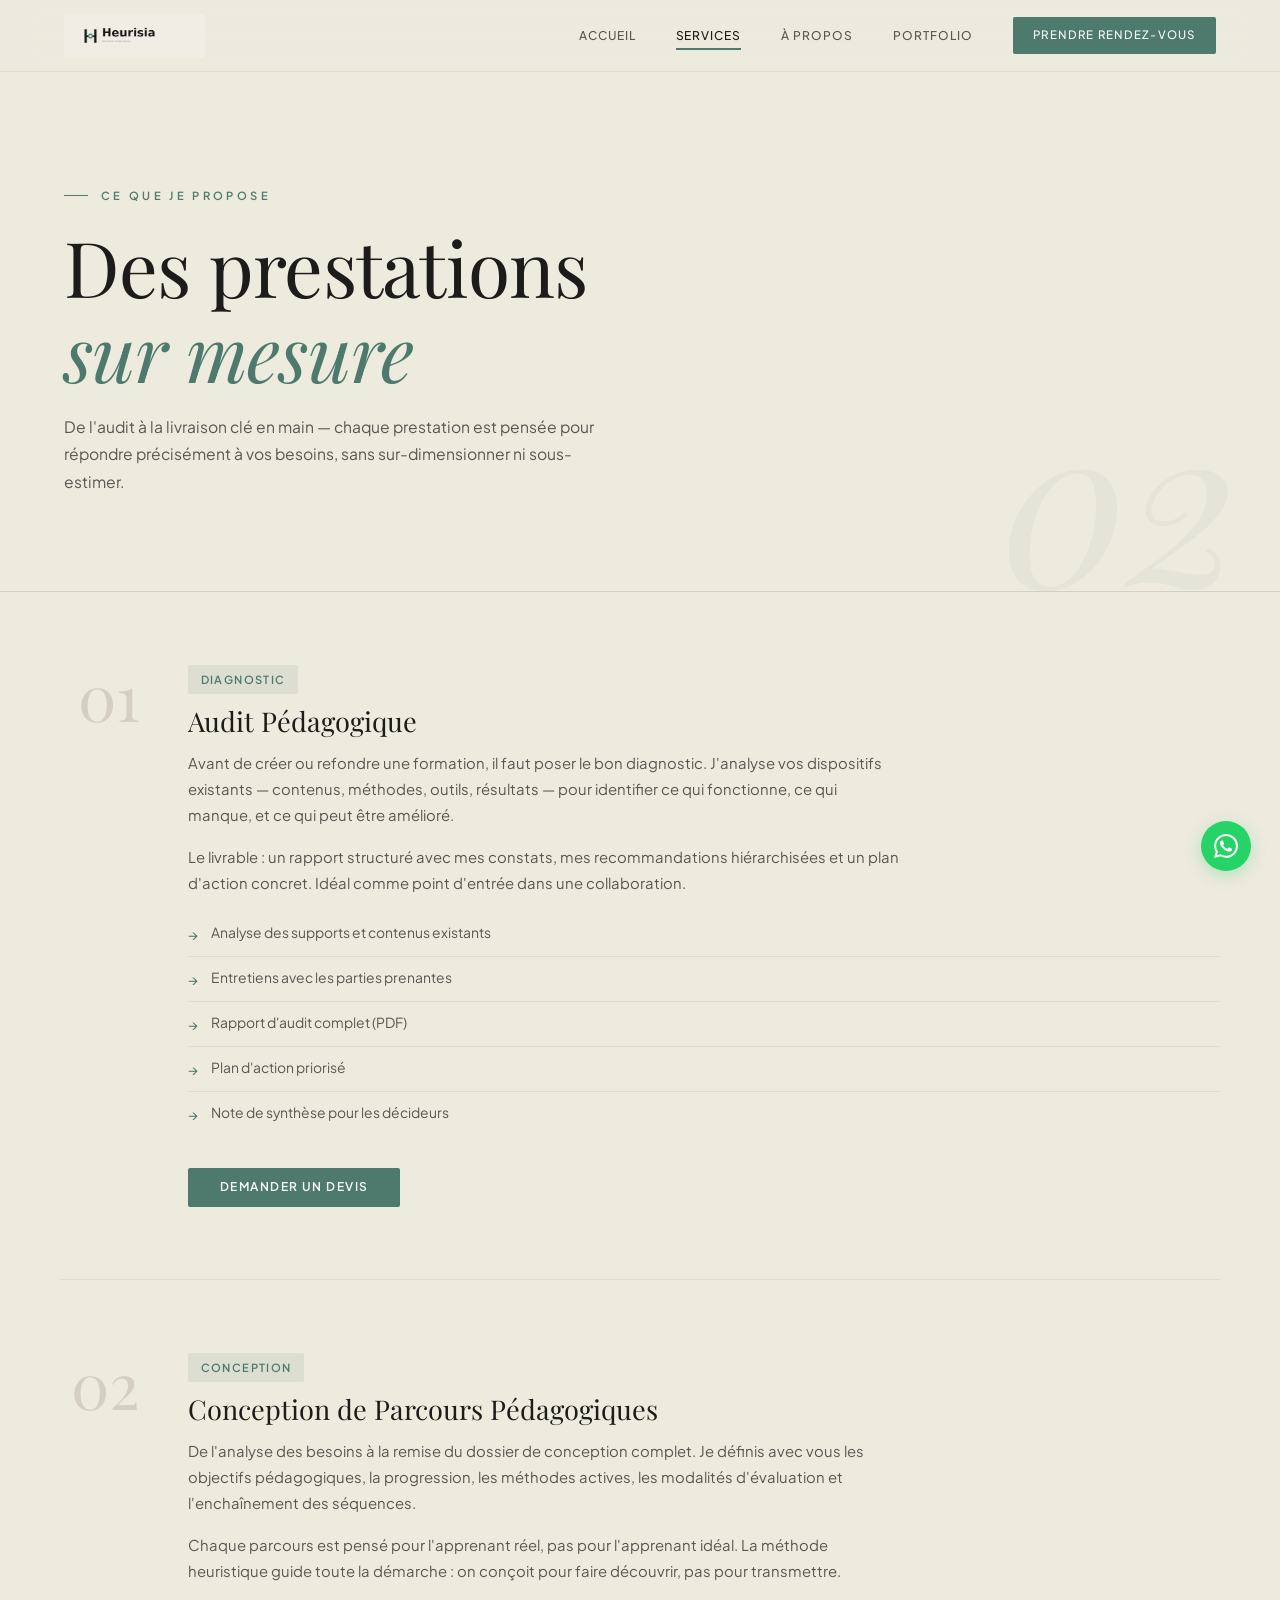
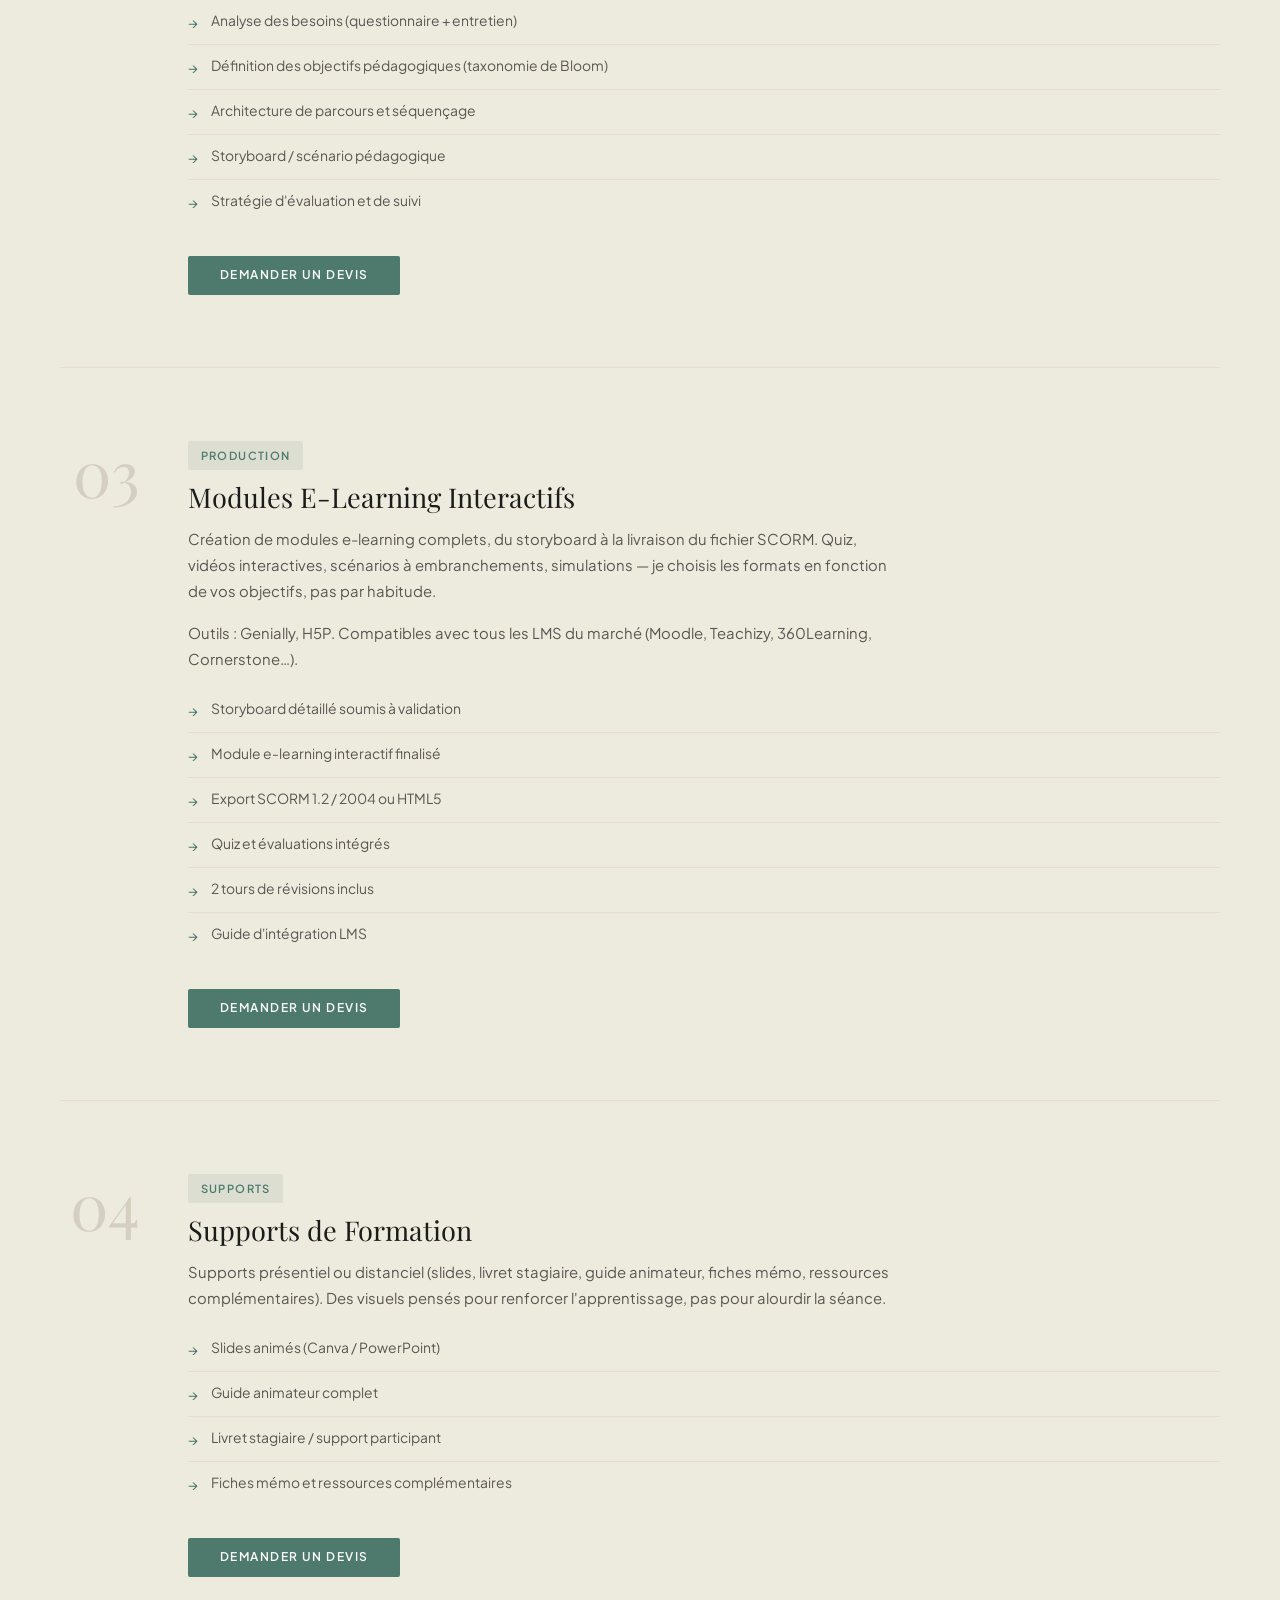
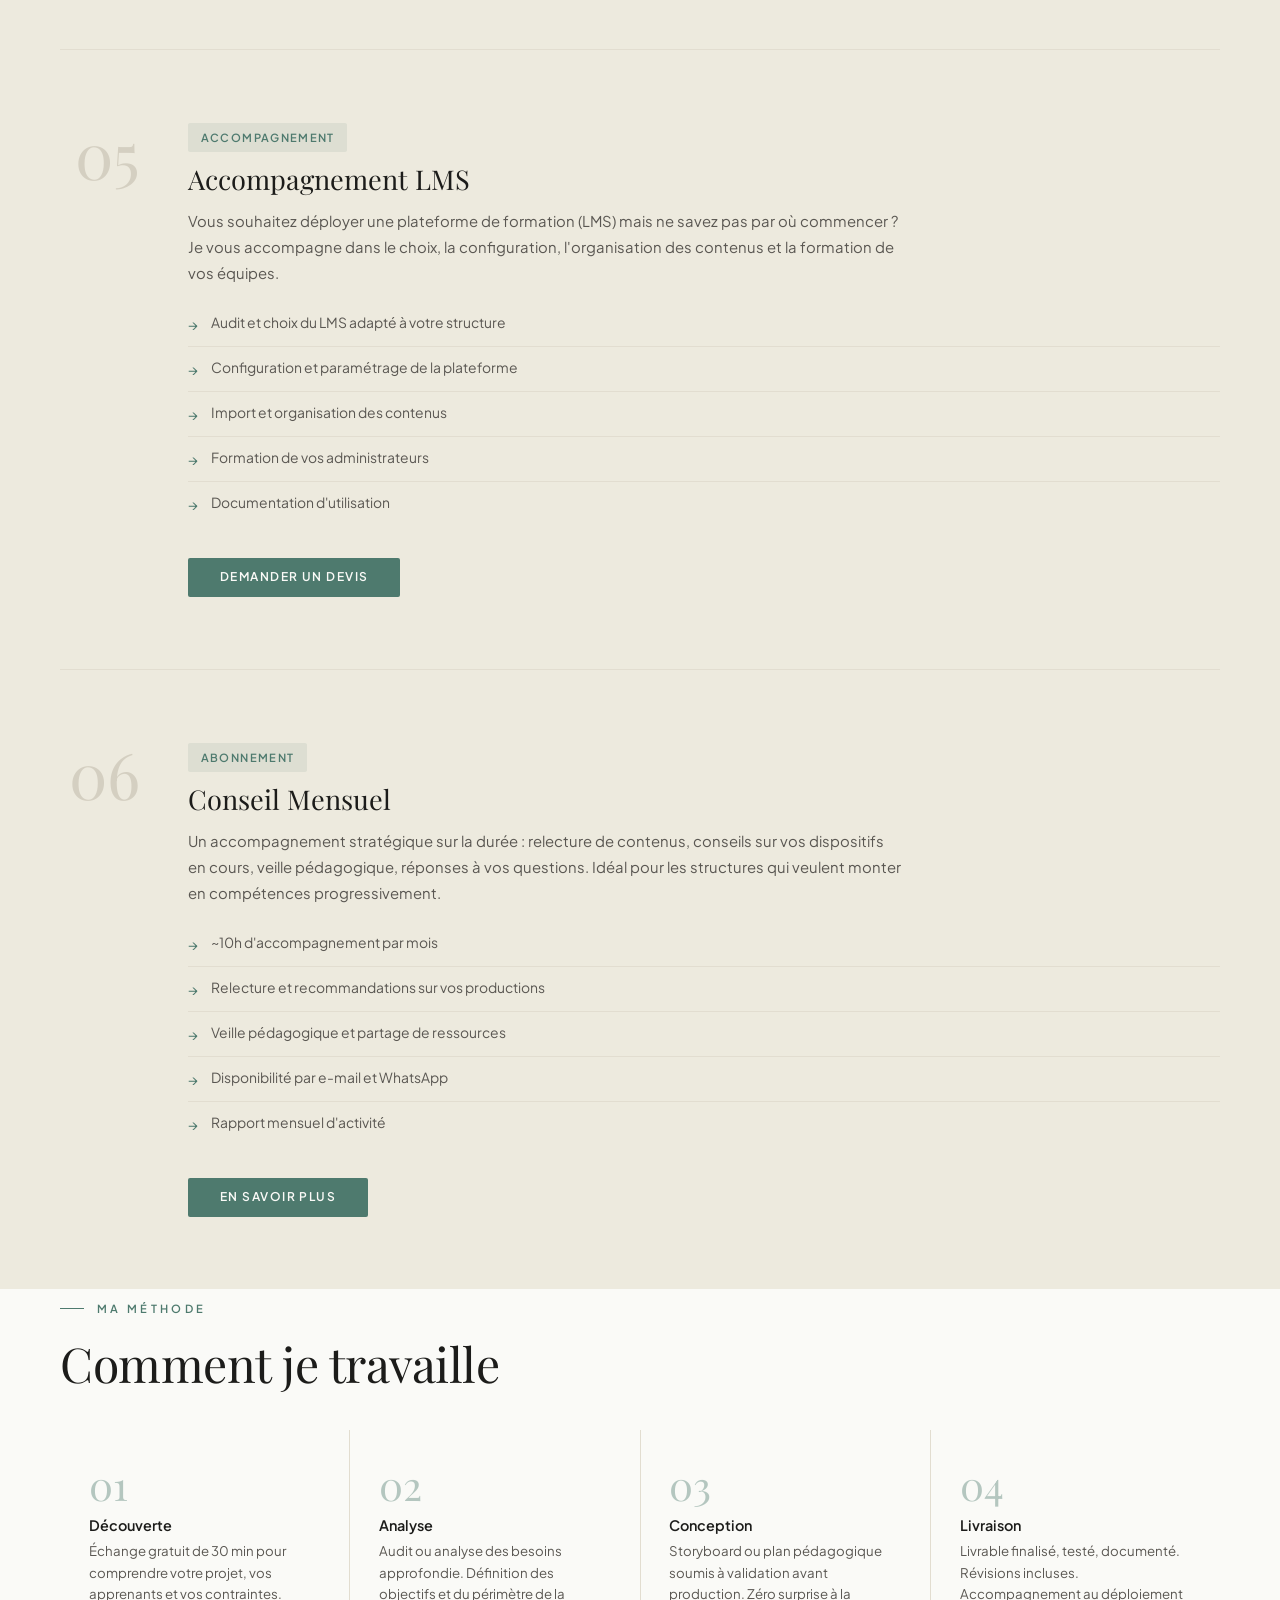
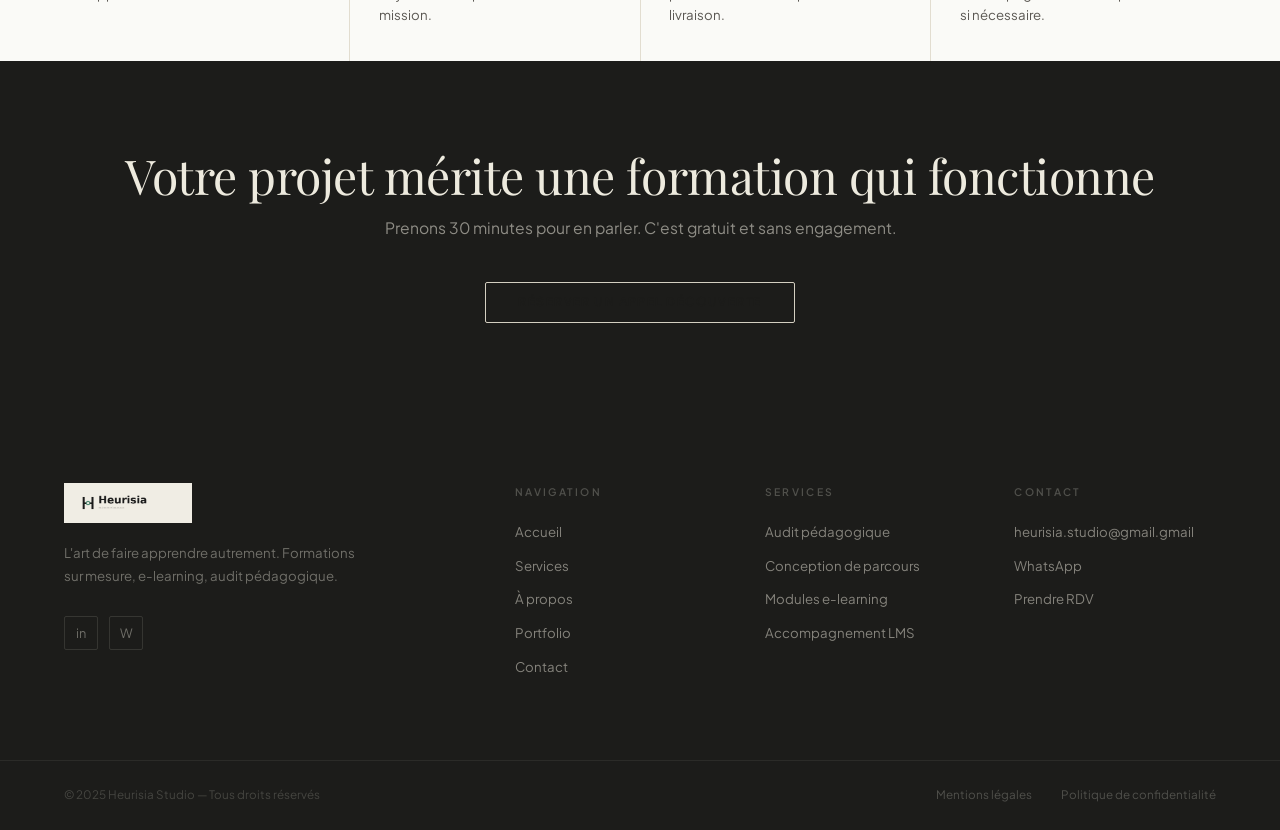
<file: services.html>
<!DOCTYPE html>
<html lang="fr">
<head>
  <meta charset="UTF-8">
  <meta name="viewport" content="width=device-width, initial-scale=1.0">
  <meta name="description" content="Services Heurisia Studio : audit pédagogique, conception de parcours de formation, modules e-learning interactifs, accompagnement LMS, formation de formateurs.">
  <title>Services — Heurisia Studio</title>
  <link rel="preconnect" href="https://fonts.googleapis.com">
  <link rel="preconnect" href="https://fonts.gstatic.com" crossorigin>
  <link href="https://fonts.googleapis.com/css2?family=Playfair+Display:ital,wght@0,400;0,500;0,700;1,400;1,500&family=Plus+Jakarta+Sans:wght@300;400;500;600&display=swap" rel="stylesheet">
  <link rel="stylesheet" href="style.css">
  <link rel="icon" type="image/svg+xml" href="data:image/svg+xml,<svg xmlns='http://www.w3.org/2000/svg' viewBox='0 0 100 100'><rect width='100' height='100' fill='%23EDEADE' rx='12'/><text y='.88em' font-size='72' fill='%234E7A6E' font-family='Georgia,serif' font-weight='400' x='50%' text-anchor='middle'>H</text></svg>">
</head>
<body>

  <nav class="site-nav" id="siteNav">
    <a href="index.html" class="nav-logo"><img src="logo.png" alt="Heurisia Studio" style="height:44px;width:auto;"></a>
    <div class="nav-links">
      <a href="index.html">Accueil</a>
      <a href="services.html" class="active">Services</a>
      <a href="a-propos.html">À propos</a>
      <a href="portfolio.html">Portfolio</a>
      <a href="contact.html" class="nav-links nav-cta">Prendre rendez-vous</a>
    </div>
    <button class="burger" id="burger" aria-label="Menu">
      <span></span><span></span><span></span>
    </button>
  </nav>
  <div class="mobile-menu" id="mobileMenu">
    <button class="menu-close" id="menuClose">✕</button>
    <a href="index.html">Accueil</a>
    <a href="services.html">Services</a>
    <a href="a-propos.html">À propos</a>
    <a href="portfolio.html">Portfolio</a>
    <a href="contact.html">Contact</a>
  </div>

  <header class="ph">
    <div ></div>
    <div class="container">
      <span class="section-label">Ce que je propose</span>
      <h1>Des prestations<br><em>sur mesure</em></h1>
      <p>De l'audit à la livraison clé en main — chaque prestation est pensée pour répondre précisément à vos besoins, sans sur-dimensionner ni sous-estimer.</p>
    </div>
    <span class="ph-num">02</span>
  </header>

  <!-- ===== SERVICES DÉTAIL ===== -->
  <section style="background:var(--bg-light);">
    <div class="container">
      <div class="services-list">

        <div class="svc-item" id="audit">
          <div class="svc-idx">01</div>
          <div>
            <span class="svc-badge">Diagnostic</span>
            <h3>Audit Pédagogique</h3>
            <p>Avant de créer ou refondre une formation, il faut poser le bon diagnostic. J'analyse vos dispositifs existants — contenus, méthodes, outils, résultats — pour identifier ce qui fonctionne, ce qui manque, et ce qui peut être amélioré.</p>
            <p>Le livrable : un rapport structuré avec mes constats, mes recommandations hiérarchisées et un plan d'action concret. Idéal comme point d'entrée dans une collaboration.</p>
            <ul class="svc-dl">
              <li>Analyse des supports et contenus existants</li>
              <li>Entretiens avec les parties prenantes</li>
              <li>Rapport d'audit complet (PDF)</li>
              <li>Plan d'action priorisé</li>
              <li>Note de synthèse pour les décideurs</li>
            </ul>
            <div style="margin-top:2rem;">
              <a href="contact.html" class="btn btn-primary">Demander un devis</a>
            </div>
          </div>
        </div>

        <div class="svc-item" id="parcours">
          <div class="svc-idx">02</div>
          <div>
            <span class="svc-badge">Conception</span>
            <h3>Conception de Parcours Pédagogiques</h3>
            <p>De l'analyse des besoins à la remise du dossier de conception complet. Je définis avec vous les objectifs pédagogiques, la progression, les méthodes actives, les modalités d'évaluation et l'enchaînement des séquences.</p>
            <p>Chaque parcours est pensé pour l'apprenant réel, pas pour l'apprenant idéal. La méthode heuristique guide toute la démarche : on conçoit pour faire découvrir, pas pour transmettre.</p>
            <ul class="svc-dl">
              <li>Analyse des besoins (questionnaire + entretien)</li>
              <li>Définition des objectifs pédagogiques (taxonomie de Bloom)</li>
              <li>Architecture de parcours et séquençage</li>
              <li>Storyboard / scénario pédagogique</li>
              <li>Stratégie d'évaluation et de suivi</li>
            </ul>
            <div style="margin-top:2rem;">
              <a href="contact.html" class="btn btn-primary">Demander un devis</a>
            </div>
          </div>
        </div>

        <div class="svc-item" id="elearning">
          <div class="svc-idx">03</div>
          <div>
            <span class="svc-badge">Production</span>
            <h3>Modules E-Learning Interactifs</h3>
            <p>Création de modules e-learning complets, du storyboard à la livraison du fichier SCORM. Quiz, vidéos interactives, scénarios à embranchements, simulations — je choisis les formats en fonction de vos objectifs, pas par habitude.</p>
            <p>Outils : Genially, H5P. Compatibles avec tous les LMS du marché (Moodle, Teachizy, 360Learning, Cornerstone…).</p>
            <ul class="svc-dl">
              <li>Storyboard détaillé soumis à validation</li>
              <li>Module e-learning interactif finalisé</li>
              <li>Export SCORM 1.2 / 2004 ou HTML5</li>
              <li>Quiz et évaluations intégrés</li>
              <li>2 tours de révisions inclus</li>
              <li>Guide d'intégration LMS</li>
            </ul>
            <div style="margin-top:2rem;">
              <a href="contact.html" class="btn btn-primary">Demander un devis</a>
            </div>
          </div>
        </div>

        <div class="svc-item" id="supports">
          <div class="svc-idx">04</div>
          <div>
            <span class="svc-badge">Supports</span>
            <h3>Supports de Formation</h3>
            <p>Supports présentiel ou distanciel (slides, livret stagiaire, guide animateur, fiches mémo, ressources complémentaires). Des visuels pensés pour renforcer l'apprentissage, pas pour alourdir la séance.</p>
            <ul class="svc-dl">
              <li>Slides animés (Canva / PowerPoint)</li>
              <li>Guide animateur complet</li>
              <li>Livret stagiaire / support participant</li>
              <li>Fiches mémo et ressources complémentaires</li>
            </ul>
            <div style="margin-top:2rem;">
              <a href="contact.html" class="btn btn-primary">Demander un devis</a>
            </div>
          </div>
        </div>

        <div class="svc-item" id="lms">
          <div class="svc-idx">05</div>
          <div>
            <span class="svc-badge">Accompagnement</span>
            <h3>Accompagnement LMS</h3>
            <p>Vous souhaitez déployer une plateforme de formation (LMS) mais ne savez pas par où commencer ? Je vous accompagne dans le choix, la configuration, l'organisation des contenus et la formation de vos équipes.</p>
            <ul class="svc-dl">
              <li>Audit et choix du LMS adapté à votre structure</li>
              <li>Configuration et paramétrage de la plateforme</li>
              <li>Import et organisation des contenus</li>
              <li>Formation de vos administrateurs</li>
              <li>Documentation d'utilisation</li>
            </ul>
            <div style="margin-top:2rem;">
              <a href="contact.html" class="btn btn-primary">Demander un devis</a>
            </div>
          </div>
        </div>

        <div class="svc-item" id="conseil">
          <div class="svc-idx">06</div>
          <div>
            <span class="svc-badge">Abonnement</span>
            <h3>Conseil Mensuel</h3>
            <p>Un accompagnement stratégique sur la durée : relecture de contenus, conseils sur vos dispositifs en cours, veille pédagogique, réponses à vos questions. Idéal pour les structures qui veulent monter en compétences progressivement.</p>
            <ul class="svc-dl">
              <li>~10h d'accompagnement par mois</li>
              <li>Relecture et recommandations sur vos productions</li>
              <li>Veille pédagogique et partage de ressources</li>
              <li>Disponibilité par e-mail et WhatsApp</li>
              <li>Rapport mensuel d'activité</li>
            </ul>
            <div style="margin-top:2rem;">
              <a href="contact.html" class="btn btn-primary">En savoir plus</a>
            </div>
          </div>
        </div>

      </div>
    </div>
  </section>

  <!-- ===== PROCESSUS ===== -->
  <section style="background:var(--white);">
    <div class="container">
      <span class="section-label">Ma méthode</span>
      <h2>Comment je travaille</h2>
      <div class="process">
        <div class="pstep">
          <div class="pstep-num">01</div>
          <h4>Découverte</h4>
          <p>Échange gratuit de 30 min pour comprendre votre projet, vos apprenants et vos contraintes.</p>
        </div>
        <div class="pstep">
          <div class="pstep-num">02</div>
          <h4>Analyse</h4>
          <p>Audit ou analyse des besoins approfondie. Définition des objectifs et du périmètre de la mission.</p>
        </div>
        <div class="pstep">
          <div class="pstep-num">03</div>
          <h4>Conception</h4>
          <p>Storyboard ou plan pédagogique soumis à validation avant production. Zéro surprise à la livraison.</p>
        </div>
        <div class="pstep">
          <div class="pstep-num">04</div>
          <h4>Livraison</h4>
          <p>Livrable finalisé, testé, documenté. Révisions incluses. Accompagnement au déploiement si nécessaire.</p>
        </div>
      </div>
    </div>
  </section>

  <!-- ===== CTA ===== -->
  <div class="cta-band">
    <div class="container">
      <h2>Votre projet mérite une formation qui fonctionne</h2>
      <p>Prenons 30 minutes pour en parler. C'est gratuit et sans engagement.</p>
      <a href="contact.html" class="btn btn-outline">Réserver un appel découverte</a>
    </div>
  </div>

  <footer class="footer">
    <div class="footer-main">
      <div class="f-brand">
        <img src="logo.png" alt="Heurisia Studio" style="height:40px;width:auto;margin-bottom:1.2rem;">
        <p>L'art de faire apprendre autrement. Formations sur mesure, e-learning, audit pédagogique.</p>
        <div class="f-social">
          <a href="https://linkedin.com" target="_blank" rel="noopener" title="LinkedIn">in</a>
          <a href="https://wa.me/33XXXXXXXXX" target="_blank" rel="noopener" title="WhatsApp">W</a>
        </div>
      </div>
      <div class="f-col">
        <h5>Navigation</h5>
        <a href="index.html">Accueil</a>
        <a href="services.html">Services</a>
        <a href="a-propos.html">À propos</a>
        <a href="portfolio.html">Portfolio</a>
        <a href="contact.html">Contact</a>
      </div>
      <div class="f-col">
        <h5>Services</h5>
        <a href="#audit">Audit pédagogique</a>
        <a href="#parcours">Conception de parcours</a>
        <a href="#elearning">Modules e-learning</a>
        <a href="#lms">Accompagnement LMS</a>
      </div>
      <div class="f-col">
        <h5>Contact</h5>
        <a href="mailto:contact@heurisia-studio.fr">heurisia.studio@gmail.gmail</a>
        <a href="https://wa.me/33621291256" target="_blank" rel="noopener">WhatsApp</a>
        <a href="contact.html">Prendre RDV</a>
      </div>
    </div>
    <div class="footer-bottom">
      <span class="f-copy">© 2025 Heurisia Studio — Tous droits réservés</span>
      <div class="f-legal">
        <a href="mentions-legales.html">Mentions légales</a>
        <a href="confidentialite.html">Politique de confidentialité</a>
      </div>
    </div>
  </footer>

  <div class="wa-float">
    <span class="wa-lbl">Écrivez-moi sur WhatsApp</span>
    <a href="https://wa.me/33621291256?text=Bonjour,%20je%20souhaite%20en%20savoir%20plus%20sur%20vos%20services." target="_blank" rel="noopener" class="wa-btn" aria-label="WhatsApp">
      <svg viewBox="0 0 24 24"><path d="M17.472 14.382c-.297-.149-1.758-.867-2.03-.967-.273-.099-.471-.148-.67.15-.197.297-.767.966-.94 1.164-.173.199-.347.223-.644.075-.297-.15-1.255-.463-2.39-1.475-.883-.788-1.48-1.761-1.653-2.059-.173-.297-.018-.458.13-.606.134-.133.298-.347.446-.52.149-.174.198-.298.298-.497.099-.198.05-.371-.025-.52-.075-.149-.669-1.612-.916-2.207-.242-.579-.487-.5-.669-.51-.173-.008-.371-.01-.57-.01-.198 0-.52.074-.792.372-.272.297-1.04 1.016-1.04 2.479 0 1.462 1.065 2.875 1.213 3.074.149.198 2.096 3.2 5.077 4.487.709.306 1.262.489 1.694.625.712.227 1.36.195 1.871.118.571-.085 1.758-.719 2.006-1.413.248-.694.248-1.289.173-1.413-.074-.124-.272-.198-.57-.347m-5.421 7.403h-.004a9.87 9.87 0 01-5.031-1.378l-.361-.214-3.741.982.998-3.648-.235-.374a9.86 9.86 0 01-1.51-5.26c.001-5.45 4.436-9.884 9.888-9.884 2.64 0 5.122 1.03 6.988 2.898a9.825 9.825 0 012.893 6.994c-.003 5.45-4.437 9.884-9.885 9.884m8.413-18.297A11.815 11.815 0 0012.05 0C5.495 0 .16 5.335.157 11.892c0 2.096.547 4.142 1.588 5.945L.057 24l6.305-1.654a11.882 11.882 0 005.683 1.448h.005c6.554 0 11.89-5.335 11.893-11.893a11.821 11.821 0 00-3.48-8.413z"/></svg>
    </a>
  </div>

  <script>
    const nav = document.getElementById('siteNav');
    window.addEventListener('scroll', () => nav.classList.toggle('scrolled', window.scrollY > 40));
    document.getElementById('burger').addEventListener('click', () => document.getElementById('mobileMenu').classList.add('open'));
    document.getElementById('menuClose').addEventListener('click', () => document.getElementById('mobileMenu').classList.remove('open'));
  </script>
</body>
</html>
</file>
<file: style.css>
/* ============================================================
   HEURISIA STUDIO v3 — Beige × Vert Sauge × Charcoal
   Fond : #EDEADE | Sauge : #4E7A6E | Charcoal : #1C1C1A
   ============================================================ */
@import url('https://fonts.googleapis.com/css2?family=Playfair+Display:ital,wght@0,400;0,500;0,700;1,400;1,500&family=Plus+Jakarta+Sans:wght@300;400;500;600&display=swap');
:root{
  --beige:#EDEADE; --beige-d:#E2DDD0; --beige-dd:#D4CFC1;
  --white:#FAFAF7;
  --sage:#4E7A6E; --sage-d:#3A6058; --sage-l:#6A9B8E;
  --sage-bg:rgba(78,122,110,0.1); --sage-bg2:rgba(78,122,110,0.06);
  --charcoal:#1C1C1A; --charcoal-m:#2A2A27; --charcoal-s:#363632;
  --text:#2A2926; --text-mid:#5A5752; --text-light:#8A8680;
  --fd:'Playfair Display',Georgia,serif;
  --fb:'Plus Jakarta Sans','Helvetica Neue',sans-serif;
  --nav:72px; --max:1160px; --r:2px;
}
*,*::before,*::after{box-sizing:border-box;margin:0;padding:0}
html{scroll-behavior:smooth}
body{font-family:var(--fb);color:var(--text);background:var(--beige);line-height:1.75;-webkit-font-smoothing:antialiased}
img{max-width:100%;display:block}
a{text-decoration:none;color:inherit}
ul{list-style:none}
p{max-width:65ch}
h1,h2,h3,h4{font-family:var(--fd);font-weight:400;line-height:1.1;color:var(--charcoal);font-style:normal}
h1{font-size:clamp(2.8rem,6vw,5rem);letter-spacing:-0.01em}
h2{font-size:clamp(1.9rem,4vw,3rem);letter-spacing:-0.01em}
h3{font-size:clamp(1.2rem,2.5vw,1.7rem)}
.container{max-width:var(--max);margin:0 auto}
.pad{padding:7rem 5%}
.section-label{display:inline-flex;align-items:center;gap:.8rem;font-size:.7rem;font-weight:600;letter-spacing:.3em;text-transform:uppercase;color:var(--sage);margin-bottom:1.2rem}
.section-label::before{content:'';display:block;width:24px;height:1px;background:var(--sage)}

/* NAV */
.site-nav{position:fixed;top:0;left:0;right:0;z-index:200;height:var(--nav);display:flex;align-items:center;justify-content:space-between;padding:0 5%;background:rgba(237,234,222,0.95);backdrop-filter:blur(16px);border-bottom:1px solid var(--beige-d);transition:box-shadow .3s}
.site-nav.scrolled{box-shadow:0 2px 20px rgba(28,28,26,0.08)}
.nav-logo{display:flex;align-items:center;cursor:pointer;text-decoration:none}
.nav-logo img{height:32px;width:auto}
.nav-links{display:flex;align-items:center;gap:2.5rem}
.nav-links a{font-size:.75rem;font-weight:500;letter-spacing:.08em;text-transform:uppercase;color:var(--text-mid);transition:color .2s;position:relative;cursor:pointer}
.nav-links a::after{content:'';position:absolute;bottom:-4px;left:0;width:100%;height:1.5px;background:var(--sage);transform:scaleX(0);transform-origin:left;transition:transform .3s}
.nav-links a:hover,.nav-links a.active{color:var(--charcoal)}
.nav-links a:hover::after,.nav-links a.active::after{transform:scaleX(1)}
.nav-cta{background:var(--sage)!important;color:var(--white)!important;padding:.5rem 1.3rem!important;font-size:.72rem!important;letter-spacing:.1em!important;border-radius:var(--r)!important;transition:background .2s!important}
.nav-cta:hover{background:var(--sage-d)!important}
.nav-cta::after{display:none!important}
.burger{display:none;flex-direction:column;gap:5px;cursor:pointer;background:none;border:none;padding:4px}
.burger span{display:block;width:22px;height:1.5px;background:var(--charcoal)}
.mobile-menu{display:none;position:fixed;inset:0;background:var(--beige);z-index:199;flex-direction:column;align-items:center;justify-content:center;gap:2rem}
.mobile-menu.open{display:flex}
.mobile-menu a{font-family:var(--fd);font-size:2.5rem;color:var(--charcoal);font-weight:300;cursor:pointer;transition:color .2s}
.mobile-menu a:hover{color:var(--sage)}
.menu-close{position:absolute;top:1.5rem;right:5%;font-size:1.8rem;color:var(--charcoal);cursor:pointer;background:none;border:none;font-family:var(--fd)}

/* BUTTONS */
.btn{display:inline-flex;align-items:center;gap:.6rem;padding:.85rem 2rem;font-family:var(--fb);font-size:.75rem;font-weight:600;letter-spacing:.12em;text-transform:uppercase;border:none;cursor:pointer;transition:all .25s;line-height:1;border-radius:var(--r)}
.btn-primary{background:var(--sage);color:var(--white)}
.btn-primary:hover{background:var(--sage-d);transform:translateY(-1px)}
.btn-outline{background:transparent;color:var(--charcoal);border:1.5px solid var(--beige-dd)}
.btn-outline:hover{border-color:var(--charcoal);background:rgba(28,28,26,.04)}
.btn-outline-sage{background:transparent;color:var(--sage);border:1.5px solid var(--sage)}
.btn-outline-sage:hover{background:var(--sage);color:var(--white)}
.btn-light{background:rgba(237,234,222,.15);color:var(--white);border:1.5px solid rgba(255,255,255,.25)}
.btn-light:hover{background:rgba(237,234,222,.25);border-color:rgba(255,255,255,.5)}

/* HERO */
.hero{min-height:100vh;background:var(--beige);display:flex;align-items:center;padding-top:var(--nav);position:relative;overflow:hidden}
.hero::before{content:'H';position:absolute;right:-2%;top:50%;transform:translateY(-50%);font-family:var(--fd);font-size:60vw;font-weight:300;color:rgba(78,122,110,0.04);line-height:1;user-select:none;pointer-events:none}
.hero-inner{max-width:var(--max);margin:0 auto;padding:5rem 5%;width:100%;position:relative;z-index:1;display:grid;grid-template-columns:1fr 1fr;gap:4rem;align-items:center}
.hero-eyebrow{display:flex;align-items:center;gap:1rem;margin-bottom:1.8rem;font-size:.7rem;font-weight:600;letter-spacing:.3em;text-transform:uppercase;color:var(--sage)}
.hero-eyebrow::before{content:'';display:block;width:32px;height:1px;background:var(--sage)}
.hero h1{font-weight:300;margin-bottom:1.8rem;color:var(--charcoal)}
.hero h1 em{font-style:italic;color:var(--sage)}
.hero-sub{font-size:1.05rem;color:var(--text-mid);max-width:48ch;margin-bottom:2.8rem;line-height:1.8;font-weight:400}
.hero-actions{display:flex;gap:1rem;flex-wrap:wrap}
.hero-right{background:var(--charcoal-m);min-height:480px;display:flex;align-items:center;justify-content:center;position:relative;overflow:hidden;border-radius:4px}
.hero-right-letter{font-family:var(--fd);font-size:18rem;color:rgba(78,122,110,0.1);font-style:italic;user-select:none;line-height:1}
.hero-right-tag{position:absolute;bottom:1.8rem;left:1.8rem;background:var(--sage);color:var(--white);font-size:.68rem;font-weight:600;letter-spacing:.16em;text-transform:uppercase;padding:.45rem .9rem;border-radius:var(--r)}

/* SERVICES PREVIEW */
.preview-section{background:var(--white)}
.preview-header{padding:5rem 5% 2.5rem;max-width:var(--max);margin:0 auto;display:flex;justify-content:space-between;align-items:flex-end;flex-wrap:wrap;gap:1.5rem}
.preview-grid{display:grid;grid-template-columns:repeat(3,1fr);gap:1px;background:var(--beige-d)}
.pcard{background:var(--white);padding:3rem 2.5rem;position:relative;overflow:hidden;transition:background .35s}
.pcard:hover{background:var(--beige)}
.pcard-num{font-family:var(--fd);font-size:3rem;font-weight:300;color:var(--beige-dd);line-height:1;margin-bottom:1.5rem}
.pcard h3{margin-bottom:.7rem;font-size:1.25rem;color:var(--charcoal)}
.pcard p{font-size:.87rem;color:var(--text-mid);line-height:1.65}
.pcard-arr{display:inline-flex;align-items:center;gap:.4rem;margin-top:1.5rem;font-size:.72rem;font-weight:600;letter-spacing:.1em;text-transform:uppercase;color:var(--sage);opacity:0;transform:translateX(-6px);transition:all .3s}
.pcard:hover .pcard-arr{opacity:1;transform:translateX(0)}
.preview-cta{padding:2.5rem 5%;text-align:center;background:var(--white)}

/* ABOUT STRIP */
.astrip{display:grid;grid-template-columns:1fr 1fr;background:var(--beige)}
.astrip-vis{background:var(--sage);min-height:440px;display:flex;align-items:center;justify-content:center;position:relative;overflow:hidden}
.astrip-letter{font-family:var(--fd);font-size:18rem;color:rgba(255,255,255,0.08);font-style:italic;user-select:none;line-height:1}
.astrip-tag{position:absolute;bottom:1.8rem;right:1.8rem;background:rgba(255,255,255,0.15);color:var(--white);font-size:.68rem;font-weight:600;letter-spacing:.16em;text-transform:uppercase;padding:.45rem .9rem;backdrop-filter:blur(8px);border-radius:var(--r)}
.astrip-txt{padding:5rem 6%;display:flex;flex-direction:column;justify-content:center}
.astrip-txt h2{color:var(--charcoal);margin-bottom:1.2rem}
.astrip-txt h2 em{font-style:italic;color:var(--sage)}
.astrip-txt p{color:var(--text-mid);font-size:.95rem;margin-bottom:2rem;max-width:44ch}

/* STATS */
.stats{display:grid;grid-template-columns:repeat(3,1fr);gap:1px;background:var(--beige-d)}
.stat{background:var(--beige);padding:3.5rem 3rem;text-align:center}
.stat-num{font-family:var(--fd);font-size:clamp(2.5rem,5vw,4rem);font-weight:300;color:var(--sage);line-height:1;display:block}
.stat-lbl{font-size:.7rem;letter-spacing:.12em;text-transform:uppercase;color:var(--text-light);margin-top:.5rem;display:block}

/* CTA BAND */
.cta-band{background:var(--charcoal);padding:5.5rem 5%;text-align:center}
.cta-band h2{color:var(--beige);margin-bottom:.8rem}
.cta-band p{color:rgba(237,234,222,0.55);margin:0 auto 2.5rem;font-size:.98rem}

/* PAGE HERO */
.ph{background:var(--beige);padding:11rem 5% 6rem;position:relative;overflow:hidden;border-bottom:1px solid var(--beige-dd)}
.ph .container{position:relative;z-index:1}
.ph h1{color:var(--charcoal);max-width:16ch}
.ph h1 em{font-style:italic;color:var(--sage)}
.ph p{color:var(--text-mid);font-size:.98rem;margin-top:1.2rem;max-width:50ch}
.ph-num{position:absolute;right:3%;bottom:-1rem;font-family:var(--fd);font-size:14rem;color:rgba(78,122,110,0.05);line-height:1;user-select:none;font-style:italic}

/* SERVICES */
.svc-item{display:grid;grid-template-columns:80px 1fr;gap:3rem;padding:4.5rem 0;border-bottom:1px solid var(--beige-d);align-items:start}
.svc-item:last-child{border-bottom:none}
.svc-idx{font-family:var(--fd);font-size:4rem;color:var(--beige-dd);font-weight:300;line-height:1;text-align:right}
.svc-badge{display:inline-block;background:var(--sage-bg);color:var(--sage);padding:.3rem .8rem;font-size:.7rem;font-weight:600;letter-spacing:.12em;text-transform:uppercase;margin-bottom:.8rem;border-radius:var(--r)}
.svc-item h3{margin-bottom:.8rem;color:var(--charcoal)}
.svc-item p{color:var(--text-mid);line-height:1.75;margin-bottom:1rem;font-size:.93rem}
.svc-dl li{display:flex;align-items:flex-start;gap:.8rem;padding:.55rem 0;border-bottom:1px solid var(--beige-d);font-size:.87rem;color:var(--text-mid)}
.svc-dl li:last-child{border-bottom:none}
.svc-dl li::before{content:'→';color:var(--sage);flex-shrink:0;margin-top:2px}

/* PROCESS */
.process{display:grid;grid-template-columns:repeat(4,1fr);gap:1px;background:var(--beige-d);margin-top:2.5rem}
.pstep{background:var(--white);padding:2.2rem 1.8rem}
.pstep-num{font-family:var(--fd);font-size:2.5rem;color:var(--sage);font-weight:300;line-height:1;margin-bottom:.8rem;opacity:.4}
.pstep h4{margin-bottom:.4rem;font-size:.9rem;font-family:var(--fb);font-weight:600;color:var(--charcoal)}
.pstep p{font-size:.83rem;color:var(--text-mid);line-height:1.6}

/* ABOUT */
.about-grid{display:grid;grid-template-columns:1fr 1.2fr;gap:5rem;align-items:center}
.about-vis{position:relative}
.about-vis-main{aspect-ratio:3/4;background:var(--sage);display:flex;align-items:center;justify-content:center;overflow:hidden;border-radius:4px}
.about-vis-letter{font-family:var(--fd);font-size:18rem;color:rgba(255,255,255,.08);font-style:italic;line-height:1;user-select:none}
.about-vis-accent{position:absolute;bottom:-1.2rem;right:-1.2rem;width:60%;height:35%;border:2px solid var(--sage-l);border-radius:2px;z-index:-1}
.about-vis-tag{position:absolute;bottom:1.5rem;left:1.5rem;background:rgba(255,255,255,.15);color:var(--white);padding:.45rem .9rem;font-size:.68rem;font-weight:600;letter-spacing:.16em;text-transform:uppercase;backdrop-filter:blur(8px);border-radius:var(--r)}
.about-txt p{color:var(--text-mid);margin-bottom:1.2rem;line-height:1.8;font-size:.93rem}
.about-txt p strong{color:var(--charcoal);font-weight:600}
.about-txt blockquote{border-left:3px solid var(--sage);padding-left:1.5rem;margin:2rem 0;font-family:var(--fd);font-size:1.25rem;font-style:italic;color:var(--charcoal);line-height:1.4}

/* VALUES */
.vals-section{background:var(--charcoal);padding:7rem 5%}
.vals-grid{display:grid;grid-template-columns:repeat(2,1fr);gap:1px;background:var(--charcoal-s);margin-top:3rem}
.val-card{background:var(--charcoal);padding:2.5rem;border-left:3px solid var(--sage);transition:background .3s}
.val-card:hover{background:var(--charcoal-m)}
.val-icon{font-size:1.4rem;margin-bottom:.8rem;display:block}
.val-card h4{color:var(--beige);font-size:1.05rem;margin-bottom:.5rem;font-family:var(--fb);font-weight:600}
.val-card p{font-size:.87rem;color:rgba(237,234,222,.45);line-height:1.65}

/* TOOLS */
.tools-wrap{background:var(--white);padding:6rem 5%}
.tool-cat{margin-bottom:1.8rem}
.tool-cat h4{font-size:.68rem;font-weight:600;letter-spacing:.22em;text-transform:uppercase;color:var(--sage);margin-bottom:.8rem;font-family:var(--fb)}
.tool-row{display:flex;flex-wrap:wrap;gap:.5rem}
.tag{background:var(--beige);color:var(--text-mid);padding:.38rem .85rem;font-size:.77rem;font-weight:500;border:1px solid var(--beige-d);border-radius:var(--r);transition:all .2s}
.tag:hover{background:var(--sage);color:var(--white);border-color:var(--sage)}

/* PORTFOLIO */
.port-grid{display:grid;grid-template-columns:repeat(3,1fr);gap:1.5px;background:var(--beige-d)}
.pcard2{background:var(--charcoal-m);aspect-ratio:4/3;position:relative;overflow:hidden;cursor:pointer}
.pcard2-letter{position:absolute;inset:0;display:flex;align-items:center;justify-content:center;font-family:var(--fd);font-size:10rem;color:rgba(78,122,110,.12);font-style:italic;transition:transform .6s,color .4s;user-select:none}
.pcard2:hover .pcard2-letter{transform:scale(1.06);color:rgba(78,122,110,.2)}
.pcard2-ov{position:absolute;inset:0;background:linear-gradient(to top,rgba(28,28,26,.92) 40%,rgba(28,28,26,.1));display:flex;flex-direction:column;justify-content:flex-end;padding:2.2rem;opacity:.88;transition:opacity .3s}
.pcard2:hover .pcard2-ov{opacity:1}
.pcard2-tag{font-size:.65rem;letter-spacing:.18em;text-transform:uppercase;color:var(--sage-l);margin-bottom:.4rem}
.pcard2-title{font-family:var(--fd);font-size:1.4rem;color:var(--beige);margin-bottom:.4rem;line-height:1.15}
.pcard2-desc{font-size:.82rem;color:rgba(237,234,222,.55);line-height:1.5;max-height:0;overflow:hidden;transition:max-height .4s}
.pcard2:hover .pcard2-desc{max-height:80px}
.pcard2-tools{display:flex;gap:.4rem;flex-wrap:wrap;margin-top:.8rem;opacity:0;transform:translateY(6px);transition:all .3s .08s}
.pcard2:hover .pcard2-tools{opacity:1;transform:translateY(0)}
.ptool{background:rgba(78,122,110,.2);color:var(--sage-l);padding:.2rem .5rem;font-size:.65rem;border-radius:2px}

/* TESTIMONIALS */
.testi-section{background:var(--beige);padding:7rem 5%}
.testi-grid{display:grid;grid-template-columns:repeat(3,1fr);gap:1.5rem;margin-top:3rem}
.testi{background:var(--white);padding:2rem;position:relative;border-radius:var(--r);border:1px solid var(--beige-d)}
.testi::before{content:'\201C';font-family:var(--fd);font-size:5rem;color:var(--sage);opacity:.2;position:absolute;top:.5rem;left:1.2rem;line-height:1}
.testi p{font-style:italic;color:var(--text-mid);font-size:.9rem;line-height:1.7;padding-top:2.5rem;margin-bottom:1.2rem}
.testi-name{color:var(--charcoal);font-size:.83rem;font-weight:600;display:block}
.testi-role{color:var(--sage);font-size:.73rem;letter-spacing:.06em;display:block;margin-top:.2rem}

/* CONTACT */
.contact-grid{display:grid;grid-template-columns:1fr 1.6fr;gap:5rem;align-items:start}
.copt{display:flex;align-items:center;gap:1.2rem;padding:1.2rem 1.4rem;background:var(--white);border:1px solid var(--beige-d);color:var(--charcoal);transition:all .3s;cursor:pointer;margin-bottom:.8rem;border-radius:var(--r)}
.copt:hover{background:var(--sage);color:var(--white);border-color:var(--sage);transform:translateX(4px)}
.copt-ico{width:40px;height:40px;background:var(--sage-bg);display:flex;align-items:center;justify-content:center;flex-shrink:0;font-size:1rem;color:var(--sage);border-radius:var(--r);transition:background .3s,color .3s}
.copt-ico.wa{background:rgba(37,211,102,.1);color:#25D366}
.copt:hover .copt-ico{background:rgba(255,255,255,.2);color:var(--white)}
.copt strong{display:block;font-size:.85rem;font-weight:600;margin-bottom:.15rem}
.copt span{font-size:.78rem;color:var(--text-light);transition:color .3s}
.copt:hover span{color:rgba(237,234,222,.75)}
.copt-arr{font-size:1rem;color:var(--sage);transition:transform .3s;margin-left:auto}
.copt:hover .copt-arr{transform:translateX(4px);color:var(--white)}
.copt-body{flex:1}
.zone-box{margin-top:2rem;padding:1.8rem;background:var(--beige-d);border-radius:var(--r)}
.zone-title{font-size:.68rem;font-weight:600;letter-spacing:.2em;text-transform:uppercase;color:var(--sage);margin-bottom:.8rem}
.zone-item{font-size:.87rem;color:var(--text-mid);margin-bottom:.4rem}
.form-title{font-family:var(--fd);font-size:1.5rem;margin-bottom:1.5rem;color:var(--charcoal)}
.form{display:flex;flex-direction:column;gap:.8rem}
.form-row{display:grid;grid-template-columns:1fr 1fr;gap:.8rem}
.fg{display:flex;flex-direction:column;gap:.35rem}
.fg.full{grid-column:1/-1}
.fg label{font-size:.68rem;font-weight:600;letter-spacing:.14em;text-transform:uppercase;color:var(--text-light)}
.fg input,.fg select,.fg textarea{width:100%;padding:.8rem 1rem;background:var(--white);border:1px solid var(--beige-d);font-family:var(--fb);font-size:.88rem;color:var(--text);outline:none;transition:border-color .2s;border-radius:var(--r);-webkit-appearance:none}
.fg input:focus,.fg select:focus,.fg textarea:focus{border-color:var(--sage)}
.fg textarea{min-height:120px;resize:vertical;line-height:1.6}
.form-note{font-size:.72rem;color:var(--text-light)}
.form-legal{font-size:.74rem;color:var(--text-light);line-height:1.5;margin-top:.5rem}
.form-legal a{color:var(--sage);cursor:pointer}
#formSuccess{display:none;padding:1.5rem;background:var(--sage-bg);color:var(--sage);margin-top:1rem;border-radius:var(--r);border:1px solid var(--sage)}

/* CALENDLY */
.cal-section{background:var(--beige);padding:7rem 5%;text-align:center}
.cal-section h2{color:var(--charcoal);margin-bottom:.8rem}
.cal-section > p{color:var(--text-mid);margin:0 auto 3rem;font-size:.95rem}
.cal-box{max-width:900px;margin:0 auto;background:var(--white);min-height:680px;border:1px solid var(--beige-d);border-radius:4px;overflow:hidden}

/* LEGAL */
.legal{max-width:760px;margin:0 auto;padding:3rem 5% 6rem}
.legal h2{font-size:1.25rem;color:var(--charcoal);margin:3rem 0 .8rem;padding-bottom:.4rem;border-bottom:1px solid var(--beige-d);font-family:var(--fb);font-weight:600}
.legal h2:first-of-type{margin-top:0}
.legal h3{font-size:.92rem;color:var(--sage);font-family:var(--fb);margin:1.5rem 0 .5rem;font-weight:600}
.legal p,.legal li{font-size:.88rem;color:var(--text-mid);line-height:1.85;margin-bottom:.7rem}
.legal ul{padding-left:1.5rem}
.legal ul li{list-style:disc}
.legal a{color:var(--sage)}
.legal strong{color:var(--charcoal);font-weight:600}
.legal-badge{display:inline-block;background:var(--sage-bg);color:var(--sage);padding:.3rem .8rem;font-size:.7rem;font-weight:600;letter-spacing:.1em;margin-bottom:2rem;border-radius:var(--r)}

/* FOOTER */
.footer{background:var(--charcoal);color:var(--beige)}
.footer-main{display:grid;grid-template-columns:2fr 1fr 1fr 1fr;gap:3rem;padding:4.5rem 5%;border-bottom:1px solid rgba(237,234,222,.07)}
.f-brand p{font-size:.83rem;color:rgba(237,234,222,.4);max-width:30ch;line-height:1.7;margin-top:1.2rem;margin-bottom:1.8rem}
.f-social{display:flex;gap:.7rem}
.f-social a{width:34px;height:34px;border:1px solid rgba(237,234,222,.12);display:flex;align-items:center;justify-content:center;font-size:.8rem;color:rgba(237,234,222,.4);transition:all .2s;border-radius:var(--r)}
.f-social a:hover{border-color:var(--sage);color:var(--sage)}
.f-col h5{font-size:.65rem;font-weight:600;letter-spacing:.22em;text-transform:uppercase;color:rgba(237,234,222,.25);margin-bottom:1.2rem;font-family:var(--fb)}
.f-col a{display:block;font-size:.83rem;color:rgba(237,234,222,.5);margin-bottom:.65rem;transition:color .2s;cursor:pointer}
.f-col a:hover{color:var(--sage-l)}
.footer-bottom{padding:1.5rem 5%;display:flex;justify-content:space-between;align-items:center;flex-wrap:wrap;gap:1rem}
.f-copy{font-size:.73rem;color:rgba(237,234,222,.2)}
.f-legal{display:flex;gap:1.8rem}
.f-legal a{font-size:.73rem;color:rgba(237,234,222,.25);cursor:pointer;transition:color .2s}
.f-legal a:hover{color:var(--sage-l)}

/* WHATSAPP */
.wa-float{position:fixed;bottom:1.8rem;right:1.8rem;z-index:1000;display:flex;flex-direction:column;align-items:flex-end;gap:.5rem}
.wa-btn{width:50px;height:50px;background:#25D366;border-radius:50%;display:flex;align-items:center;justify-content:center;box-shadow:0 4px 16px rgba(37,211,102,.3);transition:transform .3s,box-shadow .3s}
.wa-btn:hover{transform:scale(1.08);box-shadow:0 6px 22px rgba(37,211,102,.4)}
.wa-btn svg{width:24px;height:24px;fill:white}
.wa-lbl{background:var(--charcoal);color:var(--beige);padding:.35rem .8rem;font-size:.7rem;font-weight:600;letter-spacing:.06em;white-space:nowrap;opacity:0;transform:translateX(8px);transition:all .3s;border-radius:var(--r)}
.wa-float:hover .wa-lbl{opacity:1;transform:translateX(0)}

/* ANIMATIONS */
@keyframes fadeUp{from{opacity:0;transform:translateY(20px)}to{opacity:1;transform:translateY(0)}}
.fu{animation:fadeUp .7s both}
.d1{animation-delay:.1s}.d2{animation-delay:.25s}.d3{animation-delay:.4s}.d4{animation-delay:.55s}

/* RESPONSIVE */
@media(max-width:1024px){
  .hero-inner{grid-template-columns:1fr}
  .hero-right{display:none}
  .preview-grid{grid-template-columns:1fr}
  .astrip{grid-template-columns:1fr}
  .astrip-vis{min-height:260px}
  .stats{grid-template-columns:1fr 1fr}
  .process{grid-template-columns:1fr 1fr}
  .about-grid{grid-template-columns:1fr}
  .contact-grid{grid-template-columns:1fr}
  .footer-main{grid-template-columns:1fr 1fr}
  .form-row{grid-template-columns:1fr}
  .testi-grid{grid-template-columns:1fr 1fr}
  .port-grid{grid-template-columns:1fr 1fr}
  .vals-grid{grid-template-columns:1fr}
}
@media(max-width:768px){
  .nav-links{display:none}
  .burger{display:flex}
  .process{grid-template-columns:1fr}
  h1{font-size:2.5rem}
  .pad{padding:5rem 5%}
  .ph{padding:8rem 5% 4rem}
  .footer-main{grid-template-columns:1fr;gap:2rem}
  .svc-item{grid-template-columns:1fr;gap:.8rem}
  .svc-idx{font-size:2.5rem}
  .testi-grid{grid-template-columns:1fr}
  .stats{grid-template-columns:1fr}
  .port-grid{grid-template-columns:1fr}
}
@media(max-width:480px){
  .hero-actions{flex-direction:column}
  .preview-header{flex-direction:column;align-items:flex-start}
}
</file>
